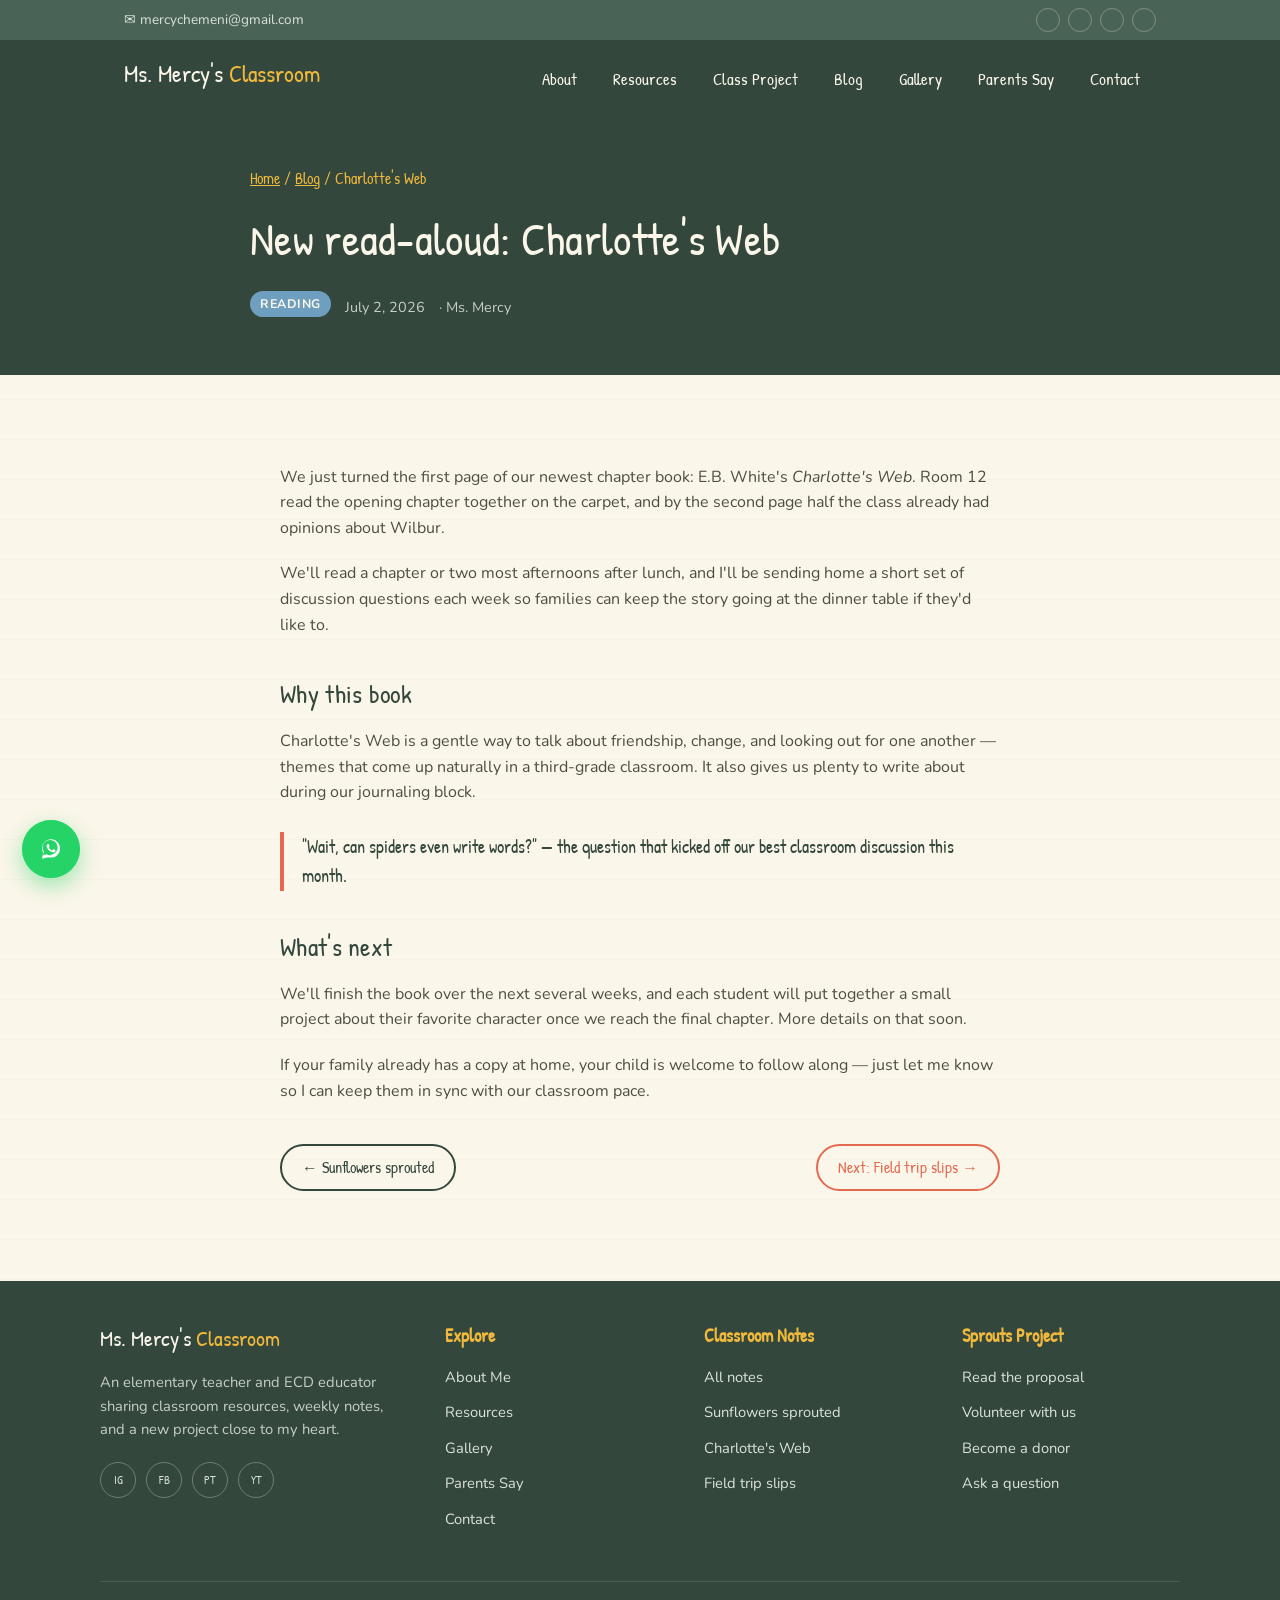
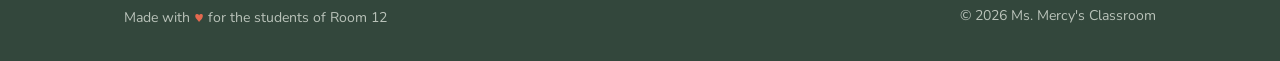
<file: blog-charlottes-web.html>
<!DOCTYPE html>
<html lang="en">
<head>
  <meta charset="UTF-8">
  <meta name="viewport" content="width=device-width, initial-scale=1.0">

  <title>New Read-Aloud: Charlotte's Web | Ms. Mercy's Classroom</title>

  <meta
    name="description"
    content="A classroom note from Room 12 on our new read-aloud, Charlotte's Web."
  >

  <link rel="preconnect" href="https://fonts.googleapis.com">
  <link
    href="https://fonts.googleapis.com/css2?family=Nunito:wght@400;600;700;800&family=Patrick+Hand&display=swap"
    rel="stylesheet"
  >

  <link rel="stylesheet" href="portfolio.css">
</head>

<body>

  <a href="#top" class="skip-link">Skip to content</a>

  <!-- ================= TOP BAR ================= -->

  <div class="top-bar">
    <div class="top-bar-inner">
      <a href="mailto:mercy.classroom@example.com" class="top-bar-email">
        ✉ mercychemeni@gmail.com
      </a>
      <div class="top-bar-socials" aria-label="Social links">
        <a href="#" aria-label="Instagram"><svg class="social-icon" aria-hidden="true"><use href="#icon-instagram" xlink:href="#icon-instagram"></use></svg></a>
        <a href="#" aria-label="Facebook"><svg class="social-icon" aria-hidden="true"><use href="#icon-facebook" xlink:href="#icon-facebook"></use></svg></a>
        <a href="#" aria-label="Pinterest"><svg class="social-icon" aria-hidden="true"><use href="#icon-pinterest" xlink:href="#icon-pinterest"></use></svg></a>
        <a href="#" aria-label="YouTube"><svg class="social-icon" aria-hidden="true"><use href="#icon-youtube" xlink:href="#icon-youtube"></use></svg></a>
      </div>
    </div>
  </div>
  <nav class="navbar" aria-label="Main navigation">
    <div class="nav-inner">
      <a href="index.html#top" class="brand">
        Ms. Mercy's
        <span>Classroom</span>
      </a>
      <button class="nav-toggle" id="nav-toggle" type="button" aria-label="Open navigation menu" aria-expanded="false" aria-controls="nav-tabs">☰</button>
      <ul class="tabs" id="nav-tabs">
        <li><a href="index.html#about">About</a></li>
        <li><a href="index.html#resources">Resources</a></li>
        <li><a href="index.html#project">Class Project</a></li>
        <li><a href="blog.html">Blog</a></li>
        <li><a href="index.html#gallery">Gallery</a></li>
        <li><a href="index.html#testimonials">Parents Say</a></li>
        <li><a href="index.html#contact">Contact</a></li>
      </ul>
    </div>
  </nav>

  <header class="page-hero" id="top">
    <div class="wrap">
      <span class="breadcrumb"><a href="index.html">Home</a> / <a href="blog.html">Blog</a> / Charlotte's Web</span>
      <h1>New read-aloud: Charlotte's Web</h1>
      <div class="post-meta">
        <span class="tag">Reading</span>
        <time datetime="2026-07-02">July 2, 2026</time>
        <span>· Ms. Mercy</span>
      </div>
    </div>
  </header>

  <section class="reveal">
    <div class="wrap post-body">

      <p>
        We just turned the first page of our newest chapter book:
        E.B. White's <em>Charlotte's Web</em>. Room 12 read the opening
        chapter together on the carpet, and by the second page half the
        class already had opinions about Wilbur.
      </p>

      <p>
        We'll read a chapter or two most afternoons after lunch, and
        I'll be sending home a short set of discussion questions each
        week so families can keep the story going at the dinner table
        if they'd like to.
      </p>

      <h2>Why this book</h2>

      <p>
        Charlotte's Web is a gentle way to talk about friendship,
        change, and looking out for one another — themes that come up
        naturally in a third-grade classroom. It also gives us plenty
        to write about during our journaling block.
      </p>

      <blockquote>
        "Wait, can spiders even write words?" — the question that
        kicked off our best classroom discussion this month.
      </blockquote>

      <h2>What's next</h2>

      <p>
        We'll finish the book over the next several weeks, and each
        student will put together a small project about their favorite
        character once we reach the final chapter. More details on
        that soon.
      </p>

      <p>
        If your family already has a copy at home, your child is
        welcome to follow along — just let me know so I can keep them
        in sync with our classroom pace.
      </p>

    </div>

    <nav class="post-nav wrap">
      <a href="blog-sunflowers.html" class="btn btn-ghost-dark btn-sm">← Sunflowers sprouted</a>
      <a href="blog-permission-slips.html" class="btn btn-outline btn-sm">Next: Field trip slips →</a>
    </nav>
  </section>

  <footer class="site-footer">
    <div class="wrap footer-grid">

      <div class="footer-col footer-brand">
        <a href="index.html#top" class="brand footer-brand-link">
          Ms. Mercy's
          <span>Classroom</span>
        </a>
        <p>
          An elementary teacher and ECD educator sharing classroom
          resources, weekly notes, and a new project close to my heart.
        </p>
        <div class="footer-socials" aria-label="Social links">
          <a href="#" aria-label="Instagram">IG</a>
          <a href="#" aria-label="Facebook">FB</a>
          <a href="#" aria-label="Pinterest">PT</a>
          <a href="#" aria-label="YouTube">YT</a>
        </div>
      </div>

      <div class="footer-col">
        <h4>Explore</h4>
        <ul>
          <li><a href="index.html#about">About Me</a></li>
          <li><a href="index.html#resources">Resources</a></li>
          <li><a href="index.html#gallery">Gallery</a></li>
        <li><a href="index.html#testimonials">Parents Say</a></li>
          <li><a href="index.html#contact">Contact</a></li>
        </ul>
      </div>

      <div class="footer-col">
        <h4>Classroom Notes</h4>
        <ul>
          <li><a href="blog.html">All notes</a></li>
          <li><a href="blog-sunflowers.html">Sunflowers sprouted</a></li>
          <li><a href="blog-charlottes-web.html">Charlotte's Web</a></li>
          <li><a href="blog-permission-slips.html">Field trip slips</a></li>
        </ul>
      </div>

      <div class="footer-col">
        <h4>Sprouts Project</h4>
        <ul>
          <li><a href="project.html">Read the proposal</a></li>
          <li><a href="project.html#volunteer">Volunteer with us</a></li>
          <li><a href="project.html#donate">Become a donor</a></li>
          <li><a href="index.html#contact">Ask a question</a></li>
        </ul>
      </div>

    </div>

    <div class="footer-bottom">
      <p>Made with <span class="hand">♥</span> for the students of Room 12</p>
      <p class="footer-copyright">© 2026 Ms. Mercy's Classroom</p>
    </div>
  </footer>


  <!-- ================= FLOATING BUTTONS ================= -->

  <button
    id="back-to-top"
    class="back-to-top"
    type="button"
    aria-label="Back to top"
  >
    ↑
  </button>

  <a
    class="whatsapp-btn"
    href="https://wa.me/254700000000?text=Hi%20Ms.%20Mercy%2C%20I%20found%20your%20site%20and%20wanted%20to%20chat!"
    target="_blank"
    rel="noopener"
    aria-label="Chat on WhatsApp"
  >
    <span class="whatsapp-ripple" aria-hidden="true"></span>
    <svg class="whatsapp-icon" viewBox="0 0 32 32" fill="none" xmlns="http://www.w3.org/2000/svg" aria-hidden="true">
      <path d="M16.02 3C9.4 3 4 8.36 4 14.94c0 2.24.62 4.34 1.7 6.14L4 29l8.13-2.13a12.96 12.96 0 0 0 3.9.6h.01c6.6 0 12-5.36 12-11.94C28 8.36 22.6 3 16.02 3Zm0 21.7h-.01a10.7 10.7 0 0 1-5.46-1.5l-.39-.23-4.83 1.27 1.29-4.7-.25-.4a9.9 9.9 0 0 1-1.52-5.2c0-5.47 4.47-9.92 9.98-9.92 5.5 0 9.98 4.45 9.98 9.92 0 5.47-4.48 9.76-9.79 9.76Zm5.47-7.43c-.3-.15-1.76-.87-2.03-.96-.27-.1-.47-.15-.67.15-.2.3-.77.96-.94 1.15-.17.2-.35.22-.65.07-.3-.15-1.24-.46-2.37-1.47-.88-.78-1.47-1.75-1.64-2.05-.17-.3-.02-.46.13-.6.13-.13.3-.35.45-.52.15-.17.2-.3.3-.5.1-.2.05-.37-.02-.52-.08-.15-.67-1.62-.92-2.22-.24-.58-.49-.5-.67-.5-.17-.01-.37-.01-.57-.01-.2 0-.52.07-.79.37-.27.3-1.04 1.02-1.04 2.48s1.06 2.88 1.21 3.08c.15.2 2.1 3.2 5.08 4.49.71.3 1.26.49 1.69.62.71.23 1.36.2 1.87.12.57-.08 1.76-.72 2-1.42.25-.7.25-1.3.17-1.42-.07-.13-.27-.2-.57-.35Z" fill="#fff"/>
    </svg>
  </a>

  <script src="portfolio.js"></script>
</body>
</html>
</file>
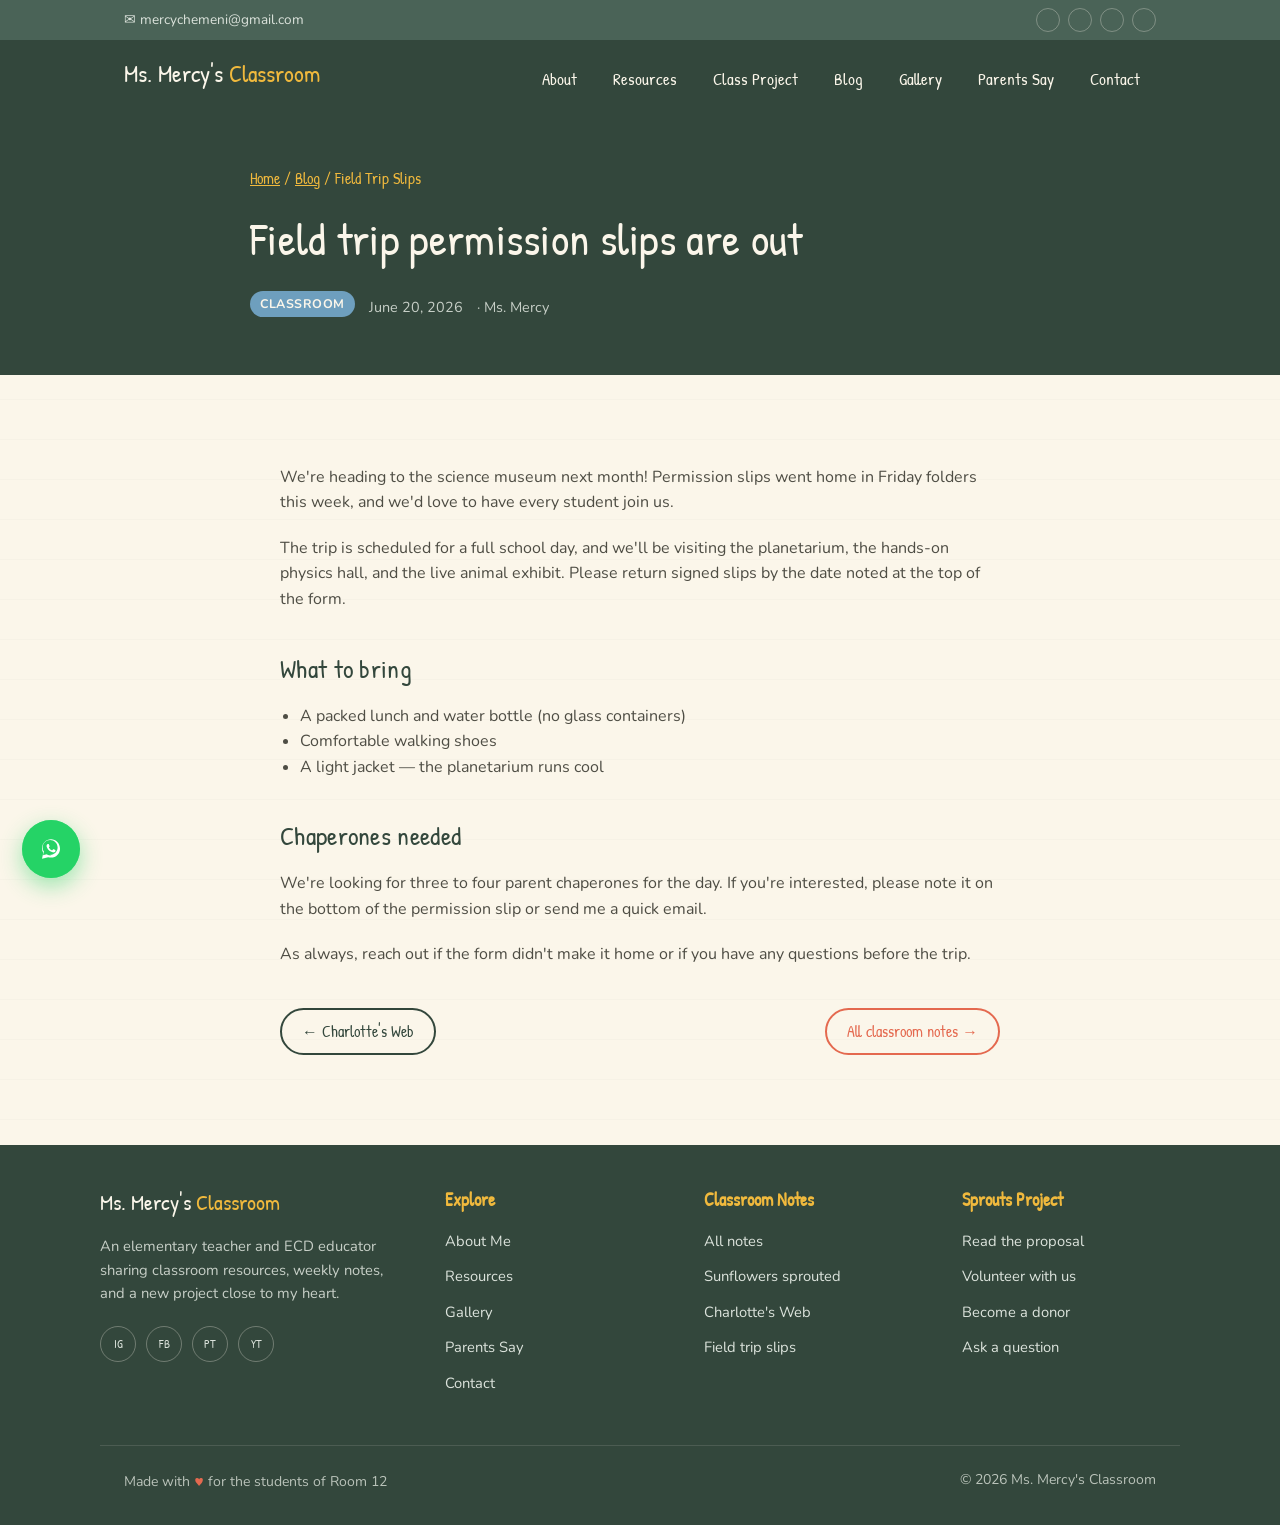
<file: blog-permission-slips.html>
<!DOCTYPE html>
<html lang="en">
<head>
  <meta charset="UTF-8">
  <meta name="viewport" content="width=device-width, initial-scale=1.0">

  <title>Field Trip Permission Slips Are Out | Ms. Mercy's Classroom</title>

  <meta
    name="description"
    content="A classroom note from Room 12 about our upcoming science museum field trip."
  >

  <link rel="preconnect" href="https://fonts.googleapis.com">
  <link
    href="https://fonts.googleapis.com/css2?family=Nunito:wght@400;600;700;800&family=Patrick+Hand&display=swap"
    rel="stylesheet"
  >

  <link rel="stylesheet" href="portfolio.css">
</head>

<body>

  <a href="#top" class="skip-link">Skip to content</a>

  <!-- ================= TOP BAR ================= -->

 <div class="top-bar">
    <div class="top-bar-inner">
      <a href="mailto:mercy.classroom@example.com" class="top-bar-email">
        ✉ mercychemeni@gmail.com
      </a>
      <div class="top-bar-socials" aria-label="Social links">
        <a href="#" aria-label="Instagram"><svg class="social-icon" aria-hidden="true"><use href="#icon-instagram" xlink:href="#icon-instagram"></use></svg></a>
        <a href="#" aria-label="Facebook"><svg class="social-icon" aria-hidden="true"><use href="#icon-facebook" xlink:href="#icon-facebook"></use></svg></a>
        <a href="#" aria-label="Pinterest"><svg class="social-icon" aria-hidden="true"><use href="#icon-pinterest" xlink:href="#icon-pinterest"></use></svg></a>
        <a href="#" aria-label="YouTube"><svg class="social-icon" aria-hidden="true"><use href="#icon-youtube" xlink:href="#icon-youtube"></use></svg></a>
      </div>
    </div>
  </div>

  <nav class="navbar" aria-label="Main navigation">
    <div class="nav-inner">
      <a href="index.html#top" class="brand">
        Ms. Mercy's
        <span>Classroom</span>
      </a>
      <button class="nav-toggle" id="nav-toggle" type="button" aria-label="Open navigation menu" aria-expanded="false" aria-controls="nav-tabs">☰</button>
      <ul class="tabs" id="nav-tabs">
        <li><a href="index.html#about">About</a></li>
        <li><a href="index.html#resources">Resources</a></li>
        <li><a href="index.html#project">Class Project</a></li>
        <li><a href="blog.html">Blog</a></li>
        <li><a href="index.html#gallery">Gallery</a></li>
        <li><a href="index.html#testimonials">Parents Say</a></li>
        <li><a href="index.html#contact">Contact</a></li>
      </ul>
    </div>
  </nav>

  <header class="page-hero" id="top">
    <div class="wrap">
      <span class="breadcrumb"><a href="index.html">Home</a> / <a href="blog.html">Blog</a> / Field Trip Slips</span>
      <h1>Field trip permission slips are out</h1>
      <div class="post-meta">
        <span class="tag">Classroom</span>
        <time datetime="2026-06-20">June 20, 2026</time>
        <span>· Ms. Mercy</span>
      </div>
    </div>
  </header>

  <section class="reveal">
    <div class="wrap post-body">

      <p>
        We're heading to the science museum next month! Permission
        slips went home in Friday folders this week, and we'd love to
        have every student join us.
      </p>

      <p>
        The trip is scheduled for a full school day, and we'll be
        visiting the planetarium, the hands-on physics hall, and the
        live animal exhibit. Please return signed slips by the date
        noted at the top of the form.
      </p>

      <h2>What to bring</h2>

      <ul style="margin: 0 0 20px 20px; color: var(--ink-soft);">
        <li>A packed lunch and water bottle (no glass containers)</li>
        <li>Comfortable walking shoes</li>
        <li>A light jacket — the planetarium runs cool</li>
      </ul>

      <h2>Chaperones needed</h2>

      <p>
        We're looking for three to four parent chaperones for the day.
        If you're interested, please note it on the bottom of the
        permission slip or send me a quick email.
      </p>

      <p>
        As always, reach out if the form didn't make it home or if
        you have any questions before the trip.
      </p>

    </div>

    <nav class="post-nav wrap">
      <a href="blog-charlottes-web.html" class="btn btn-ghost-dark btn-sm">← Charlotte's Web</a>
      <a href="blog.html" class="btn btn-outline btn-sm">All classroom notes →</a>
    </nav>
  </section>

  <footer class="site-footer">
    <div class="wrap footer-grid">

      <div class="footer-col footer-brand">
        <a href="index.html#top" class="brand footer-brand-link">
          Ms. Mercy's
          <span>Classroom</span>
        </a>
        <p>
          An elementary teacher and ECD educator sharing classroom
          resources, weekly notes, and a new project close to my heart.
        </p>
        <div class="footer-socials" aria-label="Social links">
          <a href="#" aria-label="Instagram">IG</a>
          <a href="#" aria-label="Facebook">FB</a>
          <a href="#" aria-label="Pinterest">PT</a>
          <a href="#" aria-label="YouTube">YT</a>
        </div>
      </div>

      <div class="footer-col">
        <h4>Explore</h4>
        <ul>
          <li><a href="index.html#about">About Me</a></li>
          <li><a href="index.html#resources">Resources</a></li>
          <li><a href="index.html#gallery">Gallery</a></li>
        <li><a href="index.html#testimonials">Parents Say</a></li>
          <li><a href="index.html#contact">Contact</a></li>
        </ul>
      </div>

      <div class="footer-col">
        <h4>Classroom Notes</h4>
        <ul>
          <li><a href="blog.html">All notes</a></li>
          <li><a href="blog-sunflowers.html">Sunflowers sprouted</a></li>
          <li><a href="blog-charlottes-web.html">Charlotte's Web</a></li>
          <li><a href="blog-permission-slips.html">Field trip slips</a></li>
        </ul>
      </div>

      <div class="footer-col">
        <h4>Sprouts Project</h4>
        <ul>
          <li><a href="project.html">Read the proposal</a></li>
          <li><a href="project.html#volunteer">Volunteer with us</a></li>
          <li><a href="project.html#donate">Become a donor</a></li>
          <li><a href="index.html#contact">Ask a question</a></li>
        </ul>
      </div>

    </div>

    <div class="footer-bottom">
      <p>Made with <span class="hand">♥</span> for the students of Room 12</p>
      <p class="footer-copyright">© 2026 Ms. Mercy's Classroom</p>
    </div>
  </footer>


  <!-- ================= FLOATING BUTTONS ================= -->

  <button
    id="back-to-top"
    class="back-to-top"
    type="button"
    aria-label="Back to top"
  >
    ↑
  </button>

  <a
    class="whatsapp-btn"
    href="https://wa.me/254700000000?text=Hi%20Ms.%20Mercy%2C%20I%20found%20your%20site%20and%20wanted%20to%20chat!"
    target="_blank"
    rel="noopener"
    aria-label="Chat on WhatsApp"
  >
    <span class="whatsapp-ripple" aria-hidden="true"></span>
    <svg class="whatsapp-icon" viewBox="0 0 32 32" fill="none" xmlns="http://www.w3.org/2000/svg" aria-hidden="true">
      <path d="M16.02 3C9.4 3 4 8.36 4 14.94c0 2.24.62 4.34 1.7 6.14L4 29l8.13-2.13a12.96 12.96 0 0 0 3.9.6h.01c6.6 0 12-5.36 12-11.94C28 8.36 22.6 3 16.02 3Zm0 21.7h-.01a10.7 10.7 0 0 1-5.46-1.5l-.39-.23-4.83 1.27 1.29-4.7-.25-.4a9.9 9.9 0 0 1-1.52-5.2c0-5.47 4.47-9.92 9.98-9.92 5.5 0 9.98 4.45 9.98 9.92 0 5.47-4.48 9.76-9.79 9.76Zm5.47-7.43c-.3-.15-1.76-.87-2.03-.96-.27-.1-.47-.15-.67.15-.2.3-.77.96-.94 1.15-.17.2-.35.22-.65.07-.3-.15-1.24-.46-2.37-1.47-.88-.78-1.47-1.75-1.64-2.05-.17-.3-.02-.46.13-.6.13-.13.3-.35.45-.52.15-.17.2-.3.3-.5.1-.2.05-.37-.02-.52-.08-.15-.67-1.62-.92-2.22-.24-.58-.49-.5-.67-.5-.17-.01-.37-.01-.57-.01-.2 0-.52.07-.79.37-.27.3-1.04 1.02-1.04 2.48s1.06 2.88 1.21 3.08c.15.2 2.1 3.2 5.08 4.49.71.3 1.26.49 1.69.62.71.23 1.36.2 1.87.12.57-.08 1.76-.72 2-1.42.25-.7.25-1.3.17-1.42-.07-.13-.27-.2-.57-.35Z" fill="#fff"/>
    </svg>
  </a>

  <script src="portfolio.js"></script>
</body>
</html>
</file>
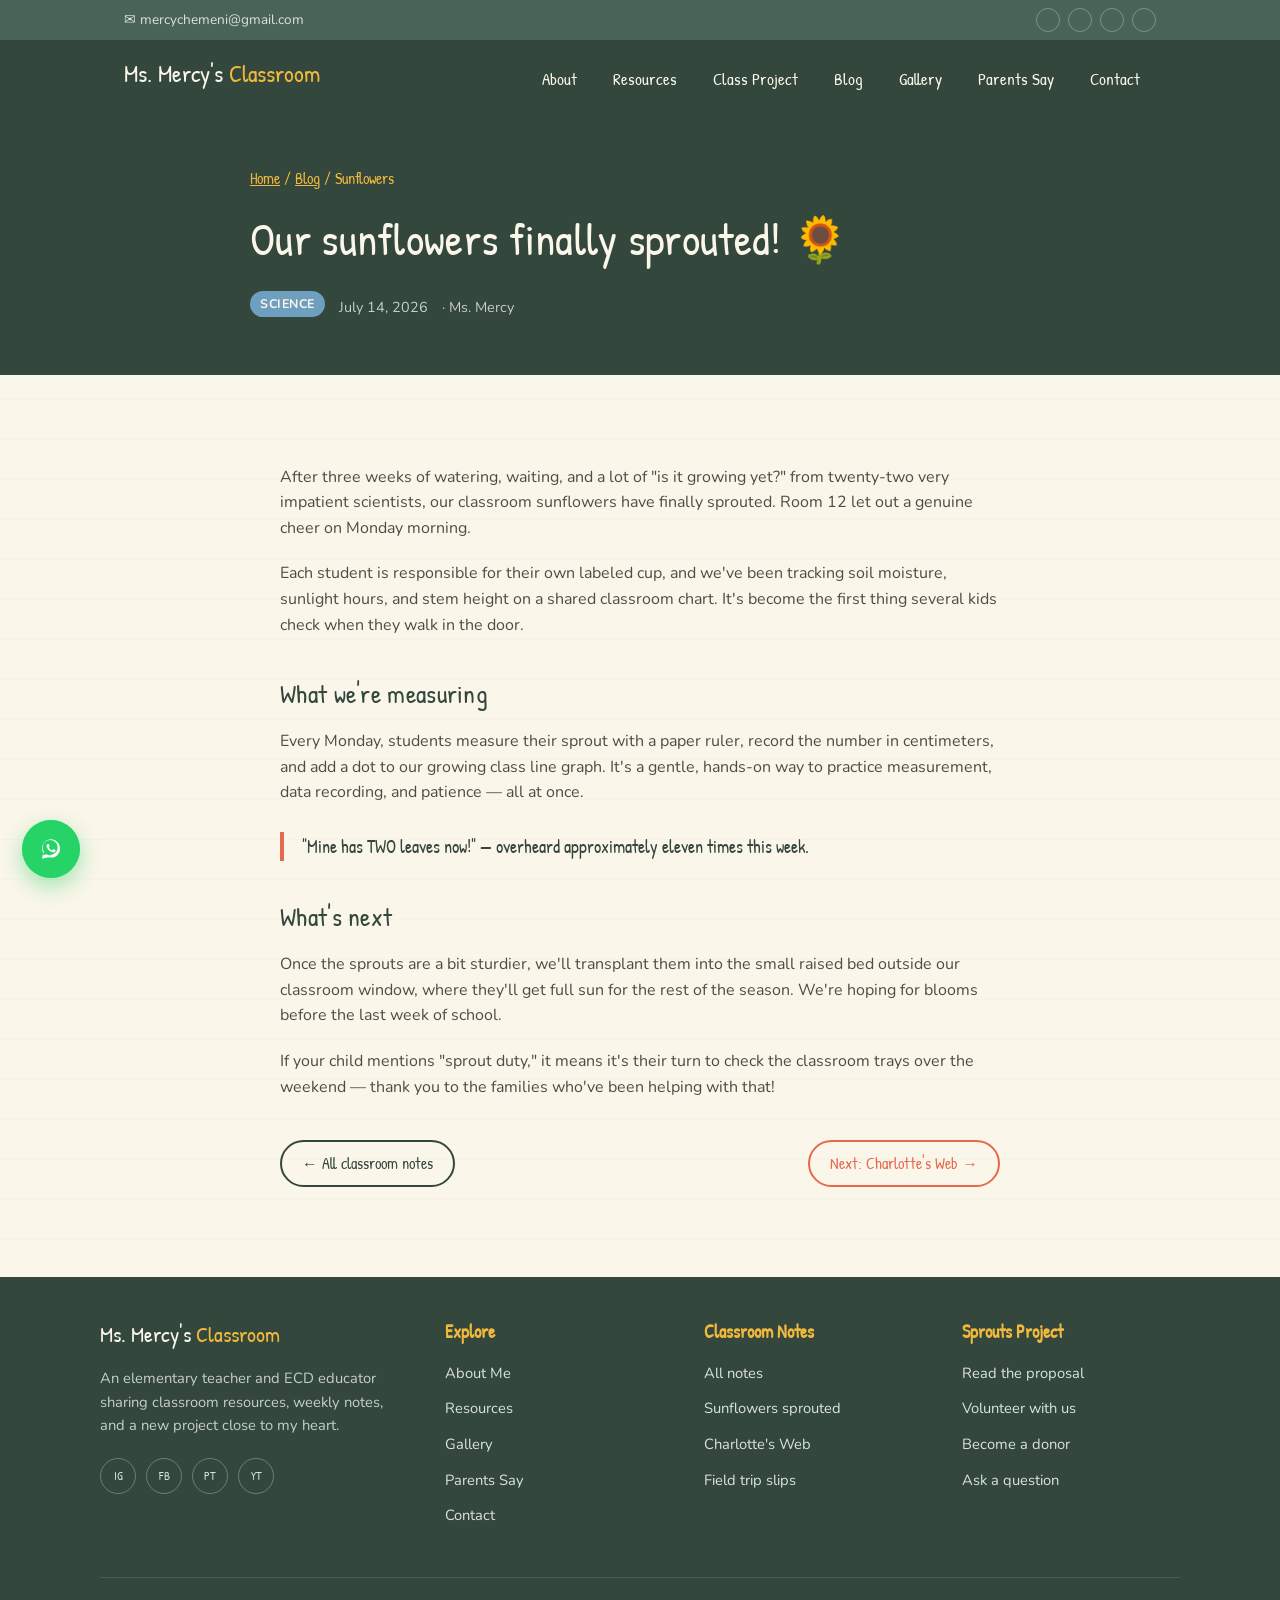
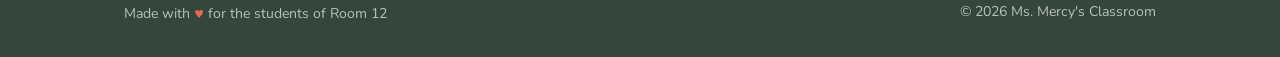
<file: blog-sunflowers.html>
<!DOCTYPE html>
<html lang="en">
<head>
  <meta charset="UTF-8">
  <meta name="viewport" content="width=device-width, initial-scale=1.0">

  <title>Our Sunflowers Finally Sprouted! | Ms. Mercy's Classroom</title>

  <meta
    name="description"
    content="A classroom note from Room 12 on our sunflower growth project."
  >

  <link rel="preconnect" href="https://fonts.googleapis.com">
  <link
    href="https://fonts.googleapis.com/css2?family=Nunito:wght@400;600;700;800&family=Patrick+Hand&display=swap"
    rel="stylesheet"
  >

  <link rel="stylesheet" href="portfolio.css">
</head>

<body>

  <a href="#top" class="skip-link">Skip to content</a>

  <!-- ================= TOP BAR ================= -->

 <div class="top-bar">
    <div class="top-bar-inner">
      <a href="mailto:mercy.classroom@example.com" class="top-bar-email">
        ✉ mercychemeni@gmail.com
      </a>
      <div class="top-bar-socials" aria-label="Social links">
        <a href="#" aria-label="Instagram"><svg class="social-icon" aria-hidden="true"><use href="#icon-instagram" xlink:href="#icon-instagram"></use></svg></a>
        <a href="#" aria-label="Facebook"><svg class="social-icon" aria-hidden="true"><use href="#icon-facebook" xlink:href="#icon-facebook"></use></svg></a>
        <a href="#" aria-label="Pinterest"><svg class="social-icon" aria-hidden="true"><use href="#icon-pinterest" xlink:href="#icon-pinterest"></use></svg></a>
        <a href="#" aria-label="YouTube"><svg class="social-icon" aria-hidden="true"><use href="#icon-youtube" xlink:href="#icon-youtube"></use></svg></a>
      </div>
    </div>
  </div>

  <nav class="navbar" aria-label="Main navigation">
    <div class="nav-inner">
      <a href="index.html#top" class="brand">
        Ms. Mercy's
        <span>Classroom</span>
      </a>
      <button class="nav-toggle" id="nav-toggle" type="button" aria-label="Open navigation menu" aria-expanded="false" aria-controls="nav-tabs">☰</button>
      <ul class="tabs" id="nav-tabs">
        <li><a href="index.html#about">About</a></li>
        <li><a href="index.html#resources">Resources</a></li>
        <li><a href="index.html#project">Class Project</a></li>
        <li><a href="blog.html">Blog</a></li>
        <li><a href="index.html#gallery">Gallery</a></li>
        <li><a href="index.html#testimonials">Parents Say</a></li>
        <li><a href="index.html#contact">Contact</a></li>
      </ul>
    </div>
  </nav>

  <header class="page-hero" id="top">
    <div class="wrap">
      <span class="breadcrumb"><a href="index.html">Home</a> / <a href="blog.html">Blog</a> / Sunflowers</span>
      <h1>Our sunflowers finally sprouted! 🌻</h1>
      <div class="post-meta">
        <span class="tag">Science</span>
        <time datetime="2026-07-14">July 14, 2026</time>
        <span>· Ms. Mercy</span>
      </div>
    </div>
  </header>

  <section class="reveal">
    <div class="wrap post-body">

      <p>
        After three weeks of watering, waiting, and a lot of "is it
        growing yet?" from twenty-two very impatient scientists, our
        classroom sunflowers have finally sprouted. Room 12 let out a
        genuine cheer on Monday morning.
      </p>

      <p>
        Each student is responsible for their own labeled cup, and
        we've been tracking soil moisture, sunlight hours, and stem
        height on a shared classroom chart. It's become the first
        thing several kids check when they walk in the door.
      </p>

      <h2>What we're measuring</h2>

      <p>
        Every Monday, students measure their sprout with a paper ruler,
        record the number in centimeters, and add a dot to our growing
        class line graph. It's a gentle, hands-on way to practice
        measurement, data recording, and patience — all at once.
      </p>

      <blockquote>
        "Mine has TWO leaves now!" — overheard approximately eleven
        times this week.
      </blockquote>

      <h2>What's next</h2>

      <p>
        Once the sprouts are a bit sturdier, we'll transplant them into
        the small raised bed outside our classroom window, where
        they'll get full sun for the rest of the season. We're hoping
        for blooms before the last week of school.
      </p>

      <p>
        If your child mentions "sprout duty," it means it's their turn
        to check the classroom trays over the weekend — thank you to
        the families who've been helping with that!
      </p>

    </div>

    <nav class="post-nav wrap">
      <a href="blog.html" class="btn btn-ghost-dark btn-sm">← All classroom notes</a>
      <a href="blog-charlottes-web.html" class="btn btn-outline btn-sm">Next: Charlotte's Web →</a>
    </nav>
  </section>

  <footer class="site-footer">
    <div class="wrap footer-grid">

      <div class="footer-col footer-brand">
        <a href="index.html#top" class="brand footer-brand-link">
          Ms. Mercy's
          <span>Classroom</span>
        </a>
        <p>
          An elementary teacher and ECD educator sharing classroom
          resources, weekly notes, and a new project close to my heart.
        </p>
        <div class="footer-socials" aria-label="Social links">
          <a href="#" aria-label="Instagram">IG</a>
          <a href="#" aria-label="Facebook">FB</a>
          <a href="#" aria-label="Pinterest">PT</a>
          <a href="#" aria-label="YouTube">YT</a>
        </div>
      </div>

      <div class="footer-col">
        <h4>Explore</h4>
        <ul>
          <li><a href="index.html#about">About Me</a></li>
          <li><a href="index.html#resources">Resources</a></li>
          <li><a href="index.html#gallery">Gallery</a></li>
        <li><a href="index.html#testimonials">Parents Say</a></li>
          <li><a href="index.html#contact">Contact</a></li>
        </ul>
      </div>

      <div class="footer-col">
        <h4>Classroom Notes</h4>
        <ul>
          <li><a href="blog.html">All notes</a></li>
          <li><a href="blog-sunflowers.html">Sunflowers sprouted</a></li>
          <li><a href="blog-charlottes-web.html">Charlotte's Web</a></li>
          <li><a href="blog-permission-slips.html">Field trip slips</a></li>
        </ul>
      </div>

      <div class="footer-col">
        <h4>Sprouts Project</h4>
        <ul>
          <li><a href="project.html">Read the proposal</a></li>
          <li><a href="project.html#volunteer">Volunteer with us</a></li>
          <li><a href="project.html#donate">Become a donor</a></li>
          <li><a href="index.html#contact">Ask a question</a></li>
        </ul>
      </div>

    </div>

    <div class="footer-bottom">
      <p>Made with <span class="hand">♥</span> for the students of Room 12</p>
      <p class="footer-copyright">© 2026 Ms. Mercy's Classroom</p>
    </div>
  </footer>


  <!-- ================= FLOATING BUTTONS ================= -->

  <button
    id="back-to-top"
    class="back-to-top"
    type="button"
    aria-label="Back to top"
  >
    ↑
  </button>

  <a
    class="whatsapp-btn"
    href="https://wa.me/254700000000?text=Hi%20Ms.%20Mercy%2C%20I%20found%20your%20site%20and%20wanted%20to%20chat!"
    target="_blank"
    rel="noopener"
    aria-label="Chat on WhatsApp"
  >
    <span class="whatsapp-ripple" aria-hidden="true"></span>
    <svg class="whatsapp-icon" viewBox="0 0 32 32" fill="none" xmlns="http://www.w3.org/2000/svg" aria-hidden="true">
      <path d="M16.02 3C9.4 3 4 8.36 4 14.94c0 2.24.62 4.34 1.7 6.14L4 29l8.13-2.13a12.96 12.96 0 0 0 3.9.6h.01c6.6 0 12-5.36 12-11.94C28 8.36 22.6 3 16.02 3Zm0 21.7h-.01a10.7 10.7 0 0 1-5.46-1.5l-.39-.23-4.83 1.27 1.29-4.7-.25-.4a9.9 9.9 0 0 1-1.52-5.2c0-5.47 4.47-9.92 9.98-9.92 5.5 0 9.98 4.45 9.98 9.92 0 5.47-4.48 9.76-9.79 9.76Zm5.47-7.43c-.3-.15-1.76-.87-2.03-.96-.27-.1-.47-.15-.67.15-.2.3-.77.96-.94 1.15-.17.2-.35.22-.65.07-.3-.15-1.24-.46-2.37-1.47-.88-.78-1.47-1.75-1.64-2.05-.17-.3-.02-.46.13-.6.13-.13.3-.35.45-.52.15-.17.2-.3.3-.5.1-.2.05-.37-.02-.52-.08-.15-.67-1.62-.92-2.22-.24-.58-.49-.5-.67-.5-.17-.01-.37-.01-.57-.01-.2 0-.52.07-.79.37-.27.3-1.04 1.02-1.04 2.48s1.06 2.88 1.21 3.08c.15.2 2.1 3.2 5.08 4.49.71.3 1.26.49 1.69.62.71.23 1.36.2 1.87.12.57-.08 1.76-.72 2-1.42.25-.7.25-1.3.17-1.42-.07-.13-.27-.2-.57-.35Z" fill="#fff"/>
    </svg>
  </a>

  <script src="portfolio.js"></script>
</body>
</html>
</file>
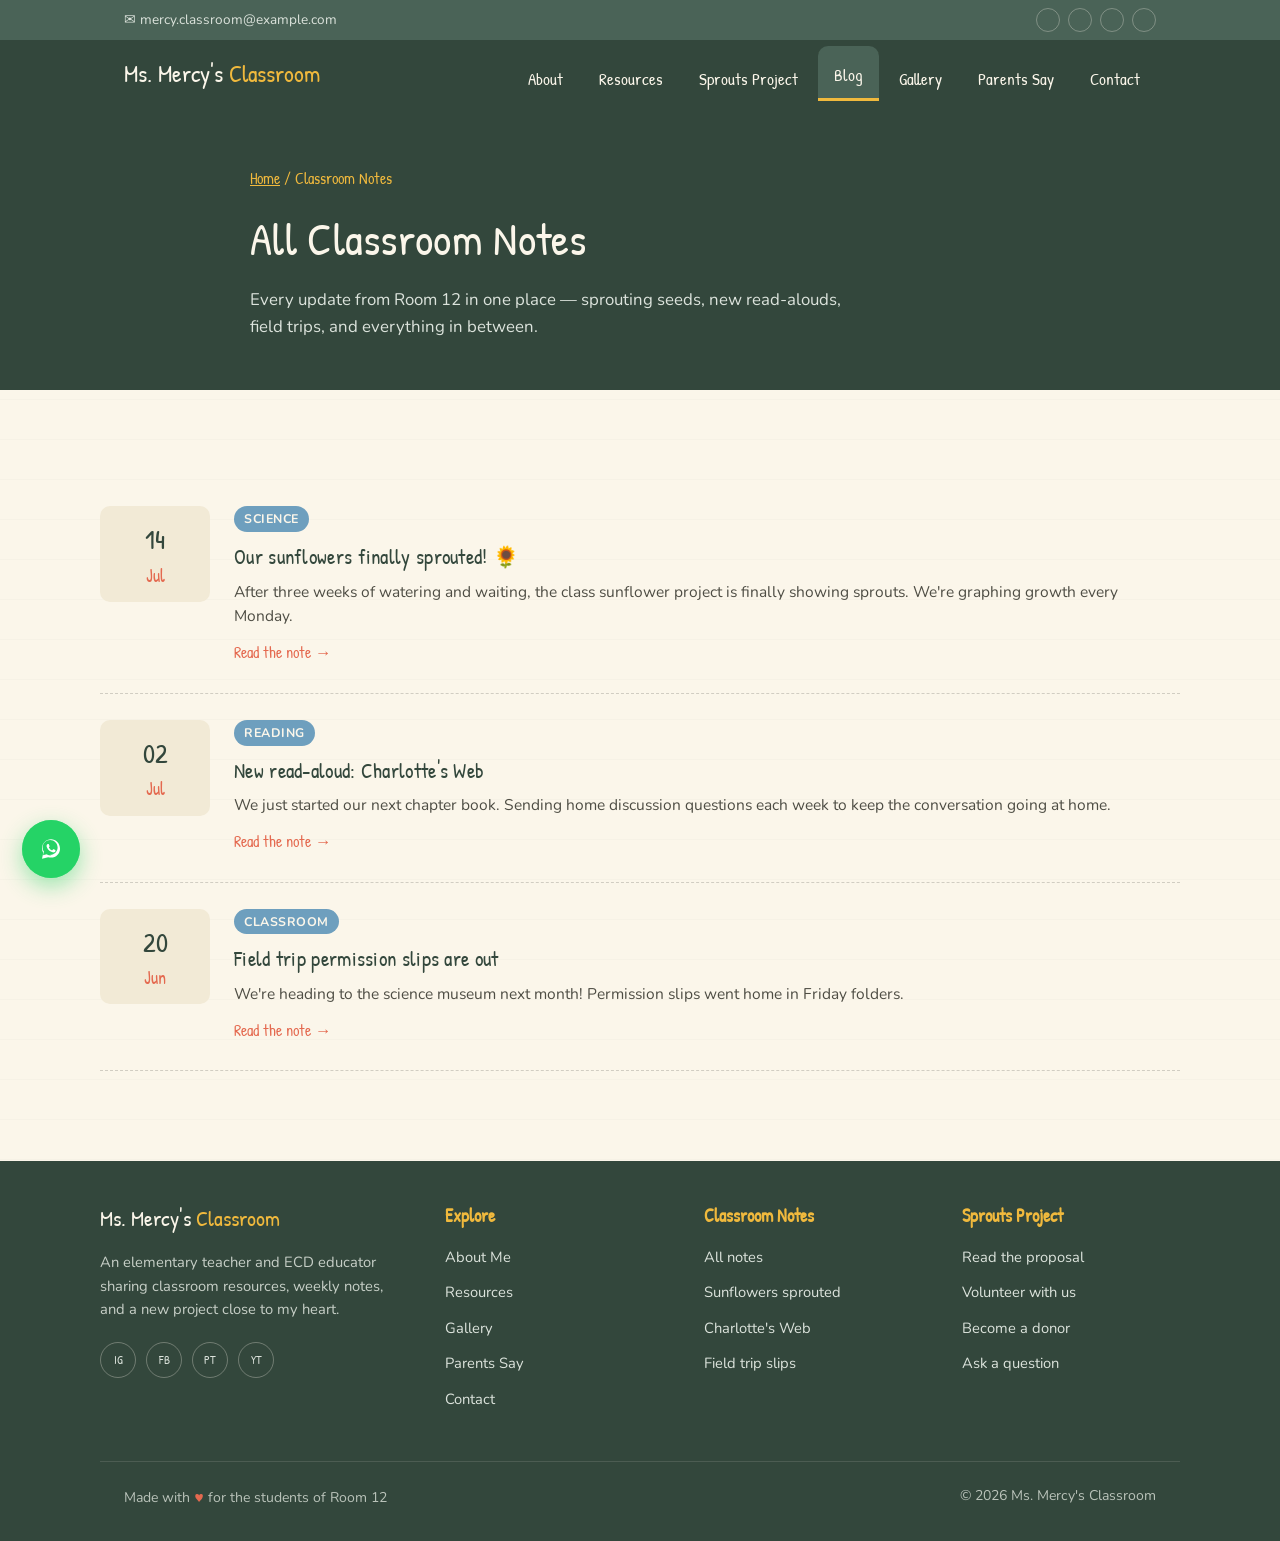
<file: blog.html>
<!DOCTYPE html>
<html lang="en">
<head>
  <meta charset="UTF-8">
  <meta name="viewport" content="width=device-width, initial-scale=1.0">

  <title>Classroom Notes | Ms. Mercy's Classroom</title>

  <meta
    name="description"
    content="Weekly classroom notes from Ms. Mercy — projects, milestones, and reminders for families."
  >

  <link rel="preconnect" href="https://fonts.googleapis.com">
  <link
    href="https://fonts.googleapis.com/css2?family=Nunito:wght@400;600;700;800&family=Patrick+Hand&display=swap"
    rel="stylesheet"
  >

  <link rel="stylesheet" href="portfolio.css">
</head>

<body>

  <a href="#top" class="skip-link">Skip to content</a>

  <!-- ================= TOP BAR ================= -->

  <div class="top-bar">
    <div class="top-bar-inner">
      <a href="mailto:mercy.classroom@example.com" class="top-bar-email">
        ✉ mercy.classroom@example.com
      </a>
      <div class="top-bar-socials" aria-label="Social links">
        <a href="#" aria-label="Instagram"><svg class="social-icon" aria-hidden="true"><use href="#icon-instagram" xlink:href="#icon-instagram"></use></svg></a>
        <a href="#" aria-label="Facebook"><svg class="social-icon" aria-hidden="true"><use href="#icon-facebook" xlink:href="#icon-facebook"></use></svg></a>
        <a href="#" aria-label="Pinterest"><svg class="social-icon" aria-hidden="true"><use href="#icon-pinterest" xlink:href="#icon-pinterest"></use></svg></a>
        <a href="#" aria-label="YouTube"><svg class="social-icon" aria-hidden="true"><use href="#icon-youtube" xlink:href="#icon-youtube"></use></svg></a>
      </div>
    </div>
  </div>

  <nav class="navbar" aria-label="Main navigation">
    <div class="nav-inner">

      <a href="index.html#top" class="brand">
        Ms. Mercy's
        <span>Classroom</span>
      </a>

      <button
        class="nav-toggle"
        id="nav-toggle"
        type="button"
        aria-label="Open navigation menu"
        aria-expanded="false"
        aria-controls="nav-tabs"
      >
        ☰
      </button>

      <ul class="tabs" id="nav-tabs">
        <li><a href="index.html#about">About</a></li>
        <li><a href="index.html#resources">Resources</a></li>
        <li><a href="index.html#project">Sprouts Project</a></li>
        <li><a href="blog.html">Blog</a></li>
        <li><a href="index.html#gallery">Gallery</a></li>
        <li><a href="index.html#testimonials">Parents Say</a></li>
        <li><a href="index.html#contact">Contact</a></li>
      </ul>

    </div>
  </nav>

  <header class="page-hero" id="top">
    <div class="wrap">
      <span class="breadcrumb"><a href="index.html">Home</a> / Classroom Notes</span>
      <h1>All Classroom Notes</h1>
      <p>
        Every update from Room 12 in one place — sprouting seeds,
        new read-alouds, field trips, and everything in between.
      </p>
    </div>
  </header>

  <section class="reveal">
    <div class="wrap">

      <div class="blog-list blog-index-list">

        <article class="blog-item">
          <time class="blog-date" datetime="2026-07-14">
            <span class="day">14</span>
            Jul
          </time>
          <div>
            <span class="tag">Science</span>
            <h3><a href="blog-sunflowers.html">Our sunflowers finally sprouted! 🌻</a></h3>
            <p>
              After three weeks of watering and waiting, the class
              sunflower project is finally showing sprouts. We're
              graphing growth every Monday.
            </p>
            <a class="read-more" href="blog-sunflowers.html">Read the note →</a>
          </div>
        </article>

        <article class="blog-item">
          <time class="blog-date" datetime="2026-07-02">
            <span class="day">02</span>
            Jul
          </time>
          <div>
            <span class="tag">Reading</span>
            <h3><a href="blog-charlottes-web.html">New read-aloud: Charlotte's Web</a></h3>
            <p>
              We just started our next chapter book. Sending home
              discussion questions each week to keep the conversation
              going at home.
            </p>
            <a class="read-more" href="blog-charlottes-web.html">Read the note →</a>
          </div>
        </article>

        <article class="blog-item">
          <time class="blog-date" datetime="2026-06-20">
            <span class="day">20</span>
            Jun
          </time>
          <div>
            <span class="tag">Classroom</span>
            <h3><a href="blog-permission-slips.html">Field trip permission slips are out</a></h3>
            <p>
              We're heading to the science museum next month!
              Permission slips went home in Friday folders.
            </p>
            <a class="read-more" href="blog-permission-slips.html">Read the note →</a>
          </div>
        </article>

      </div>

    </div>
  </section>

  <footer class="site-footer">
    <div class="wrap footer-grid">

      <div class="footer-col footer-brand">
        <a href="index.html#top" class="brand footer-brand-link">
          Ms. Mercy's
          <span>Classroom</span>
        </a>
        <p>
          An elementary teacher and ECD educator sharing classroom
          resources, weekly notes, and a new project close to my heart.
        </p>
        <div class="footer-socials" aria-label="Social links">
          <a href="#" aria-label="Instagram">IG</a>
          <a href="#" aria-label="Facebook">FB</a>
          <a href="#" aria-label="Pinterest">PT</a>
          <a href="#" aria-label="YouTube">YT</a>
        </div>
      </div>

      <div class="footer-col">
        <h4>Explore</h4>
        <ul>
          <li><a href="index.html#about">About Me</a></li>
          <li><a href="index.html#resources">Resources</a></li>
          <li><a href="index.html#gallery">Gallery</a></li>
        <li><a href="index.html#testimonials">Parents Say</a></li>
          <li><a href="index.html#contact">Contact</a></li>
        </ul>
      </div>

      <div class="footer-col">
        <h4>Classroom Notes</h4>
        <ul>
          <li><a href="blog.html">All notes</a></li>
          <li><a href="blog-sunflowers.html">Sunflowers sprouted</a></li>
          <li><a href="blog-charlottes-web.html">Charlotte's Web</a></li>
          <li><a href="blog-permission-slips.html">Field trip slips</a></li>
        </ul>
      </div>

      <div class="footer-col">
        <h4>Sprouts Project</h4>
        <ul>
          <li><a href="project.html">Read the proposal</a></li>
          <li><a href="project.html#volunteer">Volunteer with us</a></li>
          <li><a href="project.html#donate">Become a donor</a></li>
          <li><a href="index.html#contact">Ask a question</a></li>
        </ul>
      </div>

    </div>

    <div class="footer-bottom">
      <p>Made with <span class="hand">♥</span> for the students of Room 12</p>
      <p class="footer-copyright">© 2026 Ms. Mercy's Classroom</p>
    </div>
  </footer>


  <!-- ================= FLOATING BUTTONS ================= -->

  <button
    id="back-to-top"
    class="back-to-top"
    type="button"
    aria-label="Back to top"
  >
    ↑
  </button>

  <a
    class="whatsapp-btn"
    href="https://wa.me/254700000000?text=Hi%20Ms.%20Mercy%2C%20I%20found%20your%20site%20and%20wanted%20to%20chat!"
    target="_blank"
    rel="noopener"
    aria-label="Chat on WhatsApp"
  >
    <span class="whatsapp-ripple" aria-hidden="true"></span>
    <svg class="whatsapp-icon" viewBox="0 0 32 32" fill="none" xmlns="http://www.w3.org/2000/svg" aria-hidden="true">
      <path d="M16.02 3C9.4 3 4 8.36 4 14.94c0 2.24.62 4.34 1.7 6.14L4 29l8.13-2.13a12.96 12.96 0 0 0 3.9.6h.01c6.6 0 12-5.36 12-11.94C28 8.36 22.6 3 16.02 3Zm0 21.7h-.01a10.7 10.7 0 0 1-5.46-1.5l-.39-.23-4.83 1.27 1.29-4.7-.25-.4a9.9 9.9 0 0 1-1.52-5.2c0-5.47 4.47-9.92 9.98-9.92 5.5 0 9.98 4.45 9.98 9.92 0 5.47-4.48 9.76-9.79 9.76Zm5.47-7.43c-.3-.15-1.76-.87-2.03-.96-.27-.1-.47-.15-.67.15-.2.3-.77.96-.94 1.15-.17.2-.35.22-.65.07-.3-.15-1.24-.46-2.37-1.47-.88-.78-1.47-1.75-1.64-2.05-.17-.3-.02-.46.13-.6.13-.13.3-.35.45-.52.15-.17.2-.3.3-.5.1-.2.05-.37-.02-.52-.08-.15-.67-1.62-.92-2.22-.24-.58-.49-.5-.67-.5-.17-.01-.37-.01-.57-.01-.2 0-.52.07-.79.37-.27.3-1.04 1.02-1.04 2.48s1.06 2.88 1.21 3.08c.15.2 2.1 3.2 5.08 4.49.71.3 1.26.49 1.69.62.71.23 1.36.2 1.87.12.57-.08 1.76-.72 2-1.42.25-.7.25-1.3.17-1.42-.07-.13-.27-.2-.57-.35Z" fill="#fff"/>
    </svg>
  </a>

  <script src="portfolio.js"></script>
</body>
</html>
</file>
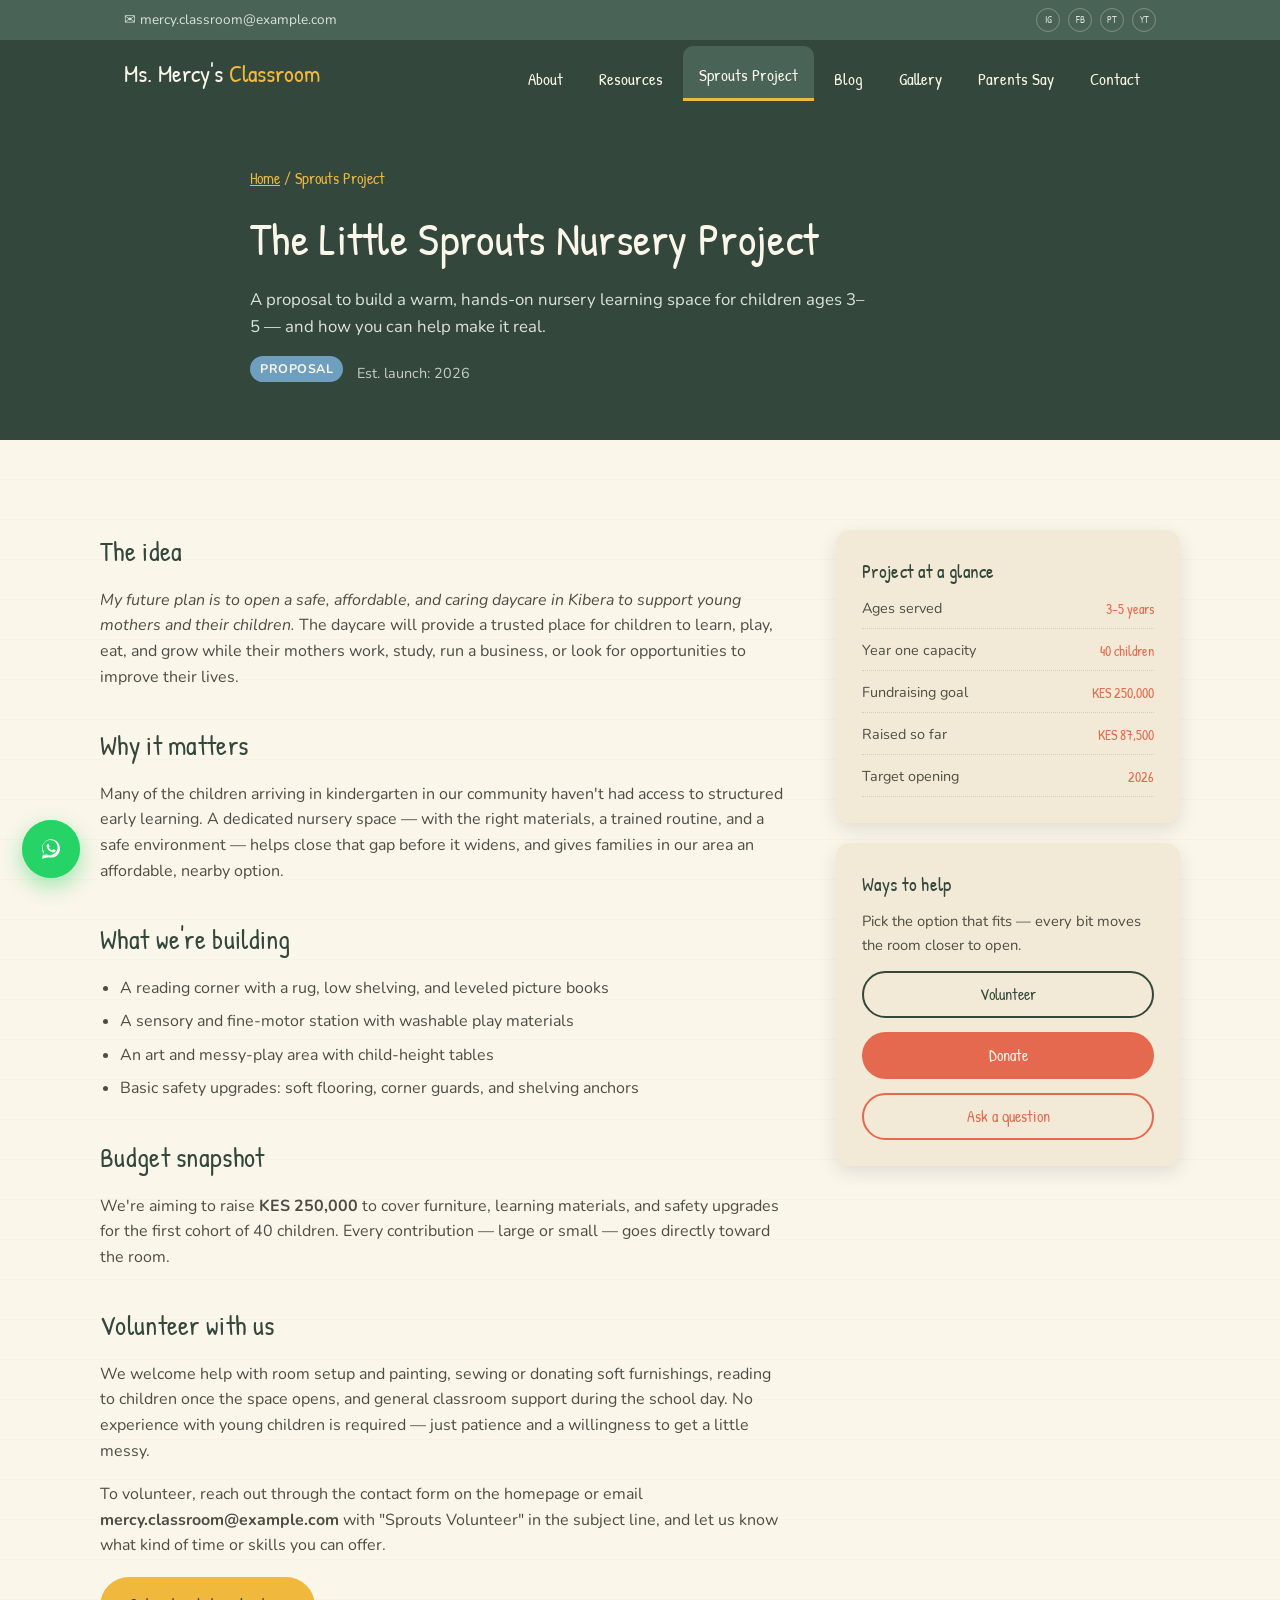
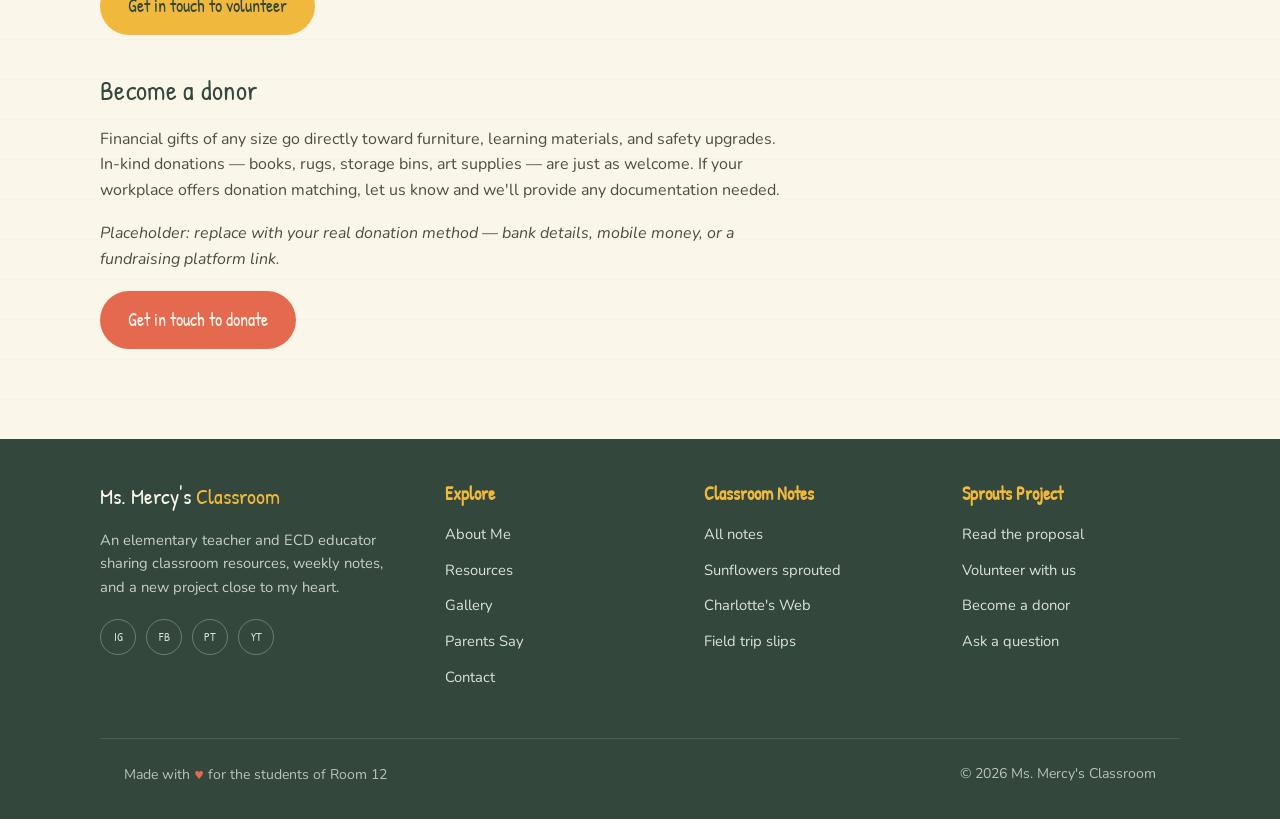
<file: project.html>
<!DOCTYPE html>
<html lang="en">
<head>
  <meta charset="UTF-8">
  <meta name="viewport" content="width=device-width, initial-scale=1.0">

  <title>The Little Sprouts Nursery Project | Ms. Mercy's Classroom</title>

  <meta
    name="description"
    content="A nursery-level learning space proposal by Ms. Mercy — how to volunteer, donate, or learn more about the Little Sprouts project."
  >

  <link rel="preconnect" href="https://fonts.googleapis.com">
  <link
    href="https://fonts.googleapis.com/css2?family=Nunito:wght@400;600;700;800&family=Patrick+Hand&display=swap"
    rel="stylesheet"
  >

  <link rel="stylesheet" href="portfolio.css">
</head>

<body>

  <a href="#top" class="skip-link">Skip to content</a>

  <!-- ================= TOP BAR ================= -->

  <div class="top-bar">
    <div class="top-bar-inner">
      <a href="mailto:mercy.classroom@example.com" class="top-bar-email">
        ✉ mercy.classroom@example.com
      </a>
      <div class="top-bar-socials" aria-label="Social links">
        <a href="#" aria-label="Instagram">IG</a>
        <a href="#" aria-label="Facebook">FB</a>
        <a href="#" aria-label="Pinterest">PT</a>
        <a href="#" aria-label="YouTube">YT</a>
      </div>
    </div>
  </div>

  <nav class="navbar" aria-label="Main navigation">
    <div class="nav-inner">
      <a href="index.html#top" class="brand">
        Ms. Mercy's
        <span>Classroom</span>
      </a>
      <button class="nav-toggle" id="nav-toggle" type="button" aria-label="Open navigation menu" aria-expanded="false" aria-controls="nav-tabs">☰</button>
      <ul class="tabs" id="nav-tabs">
        <li><a href="index.html#about">About</a></li>
        <li><a href="index.html#resources">Resources</a></li>
        <li><a href="project.html">Sprouts Project</a></li>
        <li><a href="blog.html">Blog</a></li>
        <li><a href="index.html#gallery">Gallery</a></li>
        <li><a href="index.html#testimonials">Parents Say</a></li>
        <li><a href="index.html#contact">Contact</a></li>
      </ul>
    </div>
  </nav>

  <header class="page-hero" id="top">
    <div class="wrap">
      <span class="breadcrumb"><a href="index.html">Home</a> / Sprouts Project</span>
      <h1>The Little Sprouts Nursery Project</h1>
      <p>
        A proposal to build a warm, hands-on nursery learning space for
        children ages 3–5 — and how you can help make it real.
      </p>
      <div class="post-meta">
        <span class="tag">Proposal</span>
        <span>Est. launch: 2026</span>
      </div>
    </div>
  </header>

  <section class="reveal">
    <div class="wrap proposal-grid">

      <div class="proposal-main">

        <h2>The idea</h2>
        <p>
         <em>    My future plan is to open a safe, affordable, and caring daycare
        in Kibera to support young mothers and their children.</em> The daycare
        will provide a trusted place for children to learn, play, eat, and
        grow while their mothers work, study, run a business, or look for
        opportunities to improve their lives.
        </p>

        <h2>Why it matters</h2>
        <p>
          Many of the children arriving in kindergarten in our
          community haven't had access to structured early learning.
          A dedicated nursery space — with the right materials, a
          trained routine, and a safe environment — helps close that
          gap before it widens, and gives families in our area an
          affordable, nearby option.
        </p>

        <h2>What we're building</h2>
        <ul>
          <li>A reading corner with a rug, low shelving, and leveled picture books</li>
          <li>A sensory and fine-motor station with washable play materials</li>
          <li>An art and messy-play area with child-height tables</li>
          <li>Basic safety upgrades: soft flooring, corner guards, and shelving anchors</li>
        </ul>

        <h2>Budget snapshot</h2>
        <p>
          We're aiming to raise <strong>KES 250,000</strong> to cover
          furniture, learning materials, and safety upgrades for the
          first cohort of 40 children. Every contribution — large or
          small — goes directly toward the room.
        </p>

        <h2 id="volunteer" class="anchor-target">Volunteer with us</h2>
        <p>
          We welcome help with room setup and painting, sewing or
          donating soft furnishings, reading to children once the space
          opens, and general classroom support during the school day.
          No experience with young children is required — just
          patience and a willingness to get a little messy.
        </p>
        <p>
          To volunteer, reach out through the contact form on the
          homepage or email <strong>mercy.classroom@example.com</strong>
          with "Sprouts Volunteer" in the subject line, and let us know
          what kind of time or skills you can offer.
        </p>
        <a href="index.html#contact" class="btn btn-primary">Get in touch to volunteer</a>

        <h2 id="donate" class="anchor-target">Become a donor</h2>
        <p>
          Financial gifts of any size go directly toward furniture,
          learning materials, and safety upgrades. In-kind donations —
          books, rugs, storage bins, art supplies — are just as
          welcome. If your workplace offers donation matching, let us
          know and we'll provide any documentation needed.
        </p>
        <p>
          <em>Placeholder: replace with your real donation
          method — bank details, mobile money, or a fundraising
          platform link.</em>
        </p>
        <a href="index.html#contact" class="btn btn-coral">Get in touch to donate</a>

      </div>

      <aside class="proposal-sidebar">

        <div class="side-card">
          <h3>Project at a glance</h3>
          <ul class="needs-list">
            <li><span>Ages served</span><span>3–5 years</span></li>
            <li><span>Year one capacity</span><span>40 children</span></li>
            <li><span>Fundraising goal</span><span>KES 250,000</span></li>
            <li><span>Raised so far</span><span>KES 87,500</span></li>
            <li><span>Target opening</span><span>2026</span></li>
          </ul>
        </div>

        <div class="side-card">
          <h3>Ways to help</h3>
          <p>Pick the option that fits — every bit moves the room closer to open.</p>
          <div class="btn-row" style="flex-direction: column;">
            <a href="#volunteer" class="btn btn-ghost-dark btn-sm">Volunteer</a>
            <a href="#donate" class="btn btn-coral btn-sm">Donate</a>
            <a href="index.html#contact" class="btn btn-outline btn-sm">Ask a question</a>
          </div>
        </div>

      </aside>

    </div>
  </section>

  <footer class="site-footer">
    <div class="wrap footer-grid">

      <div class="footer-col footer-brand">
        <a href="index.html#top" class="brand footer-brand-link">
          Ms. Mercy's
          <span>Classroom</span>
        </a>
        <p>
          An elementary teacher and ECD educator sharing classroom
          resources, weekly notes, and a new project close to my heart.
        </p>
        <div class="footer-socials" aria-label="Social links">
          <a href="#" aria-label="Instagram">IG</a>
          <a href="#" aria-label="Facebook">FB</a>
          <a href="#" aria-label="Pinterest">PT</a>
          <a href="#" aria-label="YouTube">YT</a>
        </div>
      </div>

      <div class="footer-col">
        <h4>Explore</h4>
        <ul>
          <li><a href="index.html#about">About Me</a></li>
          <li><a href="index.html#resources">Resources</a></li>
          <li><a href="index.html#gallery">Gallery</a></li>
        <li><a href="index.html#testimonials">Parents Say</a></li>
          <li><a href="index.html#contact">Contact</a></li>
        </ul>
      </div>

      <div class="footer-col">
        <h4>Classroom Notes</h4>
        <ul>
          <li><a href="blog.html">All notes</a></li>
          <li><a href="blog-sunflowers.html">Sunflowers sprouted</a></li>
          <li><a href="blog-charlottes-web.html">Charlotte's Web</a></li>
          <li><a href="blog-permission-slips.html">Field trip slips</a></li>
        </ul>
      </div>

      <div class="footer-col">
        <h4>Sprouts Project</h4>
        <ul>
          <li><a href="project.html">Read the proposal</a></li>
          <li><a href="project.html#volunteer">Volunteer with us</a></li>
          <li><a href="project.html#donate">Become a donor</a></li>
          <li><a href="index.html#contact">Ask a question</a></li>
        </ul>
      </div>

    </div>

    <div class="footer-bottom">
      <p>Made with <span class="hand">♥</span> for the students of Room 12</p>
      <p class="footer-copyright">© 2026 Ms. Mercy's Classroom</p>
    </div>
  </footer>


  <!-- ================= FLOATING BUTTONS ================= -->

  <button
    id="back-to-top"
    class="back-to-top"
    type="button"
    aria-label="Back to top"
  >
    ↑
  </button>

  <a
    class="whatsapp-btn"
    href="https://wa.me/254700000000?text=Hi%20Ms.%20Mercy%2C%20I%20found%20your%20site%20and%20wanted%20to%20chat!"
    target="_blank"
    rel="noopener"
    aria-label="Chat on WhatsApp"
  >
    <span class="whatsapp-ripple" aria-hidden="true"></span>
    <svg class="whatsapp-icon" viewBox="0 0 32 32" fill="none" xmlns="http://www.w3.org/2000/svg" aria-hidden="true">
      <path d="M16.02 3C9.4 3 4 8.36 4 14.94c0 2.24.62 4.34 1.7 6.14L4 29l8.13-2.13a12.96 12.96 0 0 0 3.9.6h.01c6.6 0 12-5.36 12-11.94C28 8.36 22.6 3 16.02 3Zm0 21.7h-.01a10.7 10.7 0 0 1-5.46-1.5l-.39-.23-4.83 1.27 1.29-4.7-.25-.4a9.9 9.9 0 0 1-1.52-5.2c0-5.47 4.47-9.92 9.98-9.92 5.5 0 9.98 4.45 9.98 9.92 0 5.47-4.48 9.76-9.79 9.76Zm5.47-7.43c-.3-.15-1.76-.87-2.03-.96-.27-.1-.47-.15-.67.15-.2.3-.77.96-.94 1.15-.17.2-.35.22-.65.07-.3-.15-1.24-.46-2.37-1.47-.88-.78-1.47-1.75-1.64-2.05-.17-.3-.02-.46.13-.6.13-.13.3-.35.45-.52.15-.17.2-.3.3-.5.1-.2.05-.37-.02-.52-.08-.15-.67-1.62-.92-2.22-.24-.58-.49-.5-.67-.5-.17-.01-.37-.01-.57-.01-.2 0-.52.07-.79.37-.27.3-1.04 1.02-1.04 2.48s1.06 2.88 1.21 3.08c.15.2 2.1 3.2 5.08 4.49.71.3 1.26.49 1.69.62.71.23 1.36.2 1.87.12.57-.08 1.76-.72 2-1.42.25-.7.25-1.3.17-1.42-.07-.13-.27-.2-.57-.35Z" fill="#fff"/>
    </svg>
  </a>

  <script src="portfolio.js"></script>
</body>
</html>
</file>
<file: portfolio.css>
/* =========================================================
   MS. MERCY'S CLASSROOM — MAIN STYLESHEET
   Cleaned + consolidated version
   ========================================================= */

/* =========================================================
   VARIABLES
   ========================================================= */

:root {
  --paper: #fbf6ea;
  --paper-dark: #f2ead6;
  --chalkboard: #33473c;
  --chalkboard-light: #4a6357;
  --pencil: #f0b93d;
  --coral: #e4694f;
  --sky: #6e9fbe;
  --moss: #7c9473;
  --ink: #2b2b26;
  --ink-soft: #4e4d44;

  --accent: #7b2ff7;
  --accent-2: #b620e0;

  --radius: 14px;
  --shadow: 0 6px 18px rgba(43, 43, 38, 0.12);
}

/* =========================================================
   RESET & BASE
   ========================================================= */

*,
*::before,
*::after {
  box-sizing: border-box;
  margin: 0;
  padding: 0;
}

html {
  scroll-behavior: smooth;
  overflow-x: hidden;
}

body {
  min-height: 100vh;
  font-family: "Nunito", sans-serif;
  background-color: var(--paper);
  background-image:
    linear-gradient(
      var(--paper) 39px,
      rgba(43, 43, 38, 0.045) 40px
    );
  background-size: 100% 40px;
  color: var(--ink);
  line-height: 1.6;
}

h1,
h2,
h3,
.hand {
  font-family: "Patrick Hand", cursive;
  font-weight: 400;
  letter-spacing: 0.3px;
}

a {
  color: inherit;
  text-decoration: none;
}

img {
  display: block;
  max-width: 100%;
}

button,
input,
textarea {
  font: inherit;
}

button {
  -webkit-tap-highlight-color: transparent;
}

section {
  padding: 90px 24px;
}

.wrap {
  width: min(1080px, 100%);
  margin: 0 auto;
}

:focus-visible {
  outline: 3px solid var(--sky);
  outline-offset: 3px;
}

/* =========================================================
   ACCESSIBILITY
   ========================================================= */

.skip-link {
  position: absolute;
  left: -9999px;
  top: 0;
  z-index: 200;
  padding: 12px 20px;
  background: var(--pencil);
  color: var(--chalkboard);
  border-radius: 0 0 10px 0;
  font-family: "Patrick Hand", cursive;
  font-size: 1.1rem;
}

.skip-link:focus {
  left: 0;
}

/* =========================================================
   SCROLL REVEAL
   ========================================================= */

.reveal {
  opacity: 0;
  transform: translateY(18px);
  transition:
    opacity 0.6s ease,
    transform 0.6s ease;
}

.reveal.in-view {
  opacity: 1;
  transform: translateY(0);
}

/* =========================================================
   TOP UTILITY BAR
   ========================================================= */

.top-bar {
  background: var(--chalkboard-light);
  color: #dce3dc;
  font-size: 0.85rem;
}

.top-bar-inner {
  width: min(1080px, 100%);
  margin: 0 auto;
  padding: 8px 24px;
  display: flex;
  align-items: center;
  justify-content: space-between;
  gap: 12px;
}

.top-bar-email {
  max-width: 100%;
  overflow: hidden;
  color: #dce3dc;
  white-space: nowrap;
  text-overflow: ellipsis;
  transition: color 0.15s ease;
}

.top-bar-email:hover {
  color: var(--pencil);
}

.top-bar-socials {
  display: flex;
  flex-shrink: 0;
  gap: 8px;
}

.top-bar-socials a {
  width: 24px;
  height: 24px;
  display: flex;
  align-items: center;
  justify-content: center;
  border: 1px solid rgba(251, 246, 234, 0.3);
  border-radius: 50%;
  font-family: "Patrick Hand", cursive;
  font-size: 0.62rem;
  transition:
    background 0.15s ease,
    border-color 0.15s ease;
}

.top-bar-socials a:hover {
  background: var(--pencil);
  border-color: var(--pencil);
  color: var(--chalkboard);
}

/* =========================================================
   NAVIGATION
   ========================================================= */

.navbar {
  position: sticky;
  top: 0;
  z-index: 120;
  background: var(--chalkboard);
  box-shadow: 0 2px 12px rgba(0, 0, 0, 0);
  transition: box-shadow 0.2s ease;
}

.navbar.scrolled {
  box-shadow: 0 4px 16px rgba(0, 0, 0, 0.18);
}

.nav-inner {
  width: min(1080px, 100%);
  margin: 0 auto;
  padding: 0 24px;
  display: flex;
  align-items: center;
  justify-content: space-between;
}

.brand {
  padding: 14px 0;
  color: var(--paper);
  font-family: "Patrick Hand", cursive;
  font-size: 1.5rem;
  white-space: nowrap;
}

.brand span {
  color: var(--pencil);
}

.tabs {
  display: flex;
  align-items: center;
  gap: 4px;
  list-style: none;
}

.tabs a {
  position: relative;
  top: 4px;
  display: block;
  padding: 16px 16px 12px;
  border-radius: 10px 10px 0 0;
  color: var(--paper);
  font-family: "Patrick Hand", cursive;
  font-size: 1.05rem;
  transition:
    background 0.2s ease,
    top 0.2s ease;
}

.tabs a:hover,
.tabs a:focus-visible,
.tabs a.active {
  top: 0;
  background: var(--chalkboard-light);
}

.tabs a.active {
  box-shadow: inset 0 -3px 0 var(--pencil);
}

.nav-toggle {
  display: none;
  padding: 8px;
  border: none;
  background: transparent;
  color: var(--paper);
  font-size: 1.8rem;
  cursor: pointer;
}

/* =========================================================
   HERO
   ========================================================= */

.hero {
  position: relative;
  overflow: hidden;
  padding: 80px 24px 60px;
  background: var(--chalkboard);
  color: var(--paper);
}

.hero-grid {
  display: grid;
  grid-template-columns: 1.1fr 0.9fr;
  align-items: center;
  gap: 48px;
}

.hero-eyebrow {
  color: var(--pencil);
  font-family: "Patrick Hand", cursive;
  font-size: 1.2rem;
}

.hero h1 {
  margin: 10px 0 20px;
  color: var(--paper);
  font-size: clamp(2.6rem, 6vw, 3.4rem);
  line-height: 1.08;
}

.hero h1 em {
  color: var(--pencil);
  font-style: normal;
}

.hero p {
  max-width: 560px;
  margin-bottom: 28px;
  color: #dce3dc;
  font-size: 1.1rem;
}

/* =========================================================
   BUTTONS
   ========================================================= */

.btn-row {
  display: flex;
  flex-wrap: wrap;
  gap: 14px;
}

.btn {
  display: inline-block;
  padding: 13px 26px;
  border: 2px solid transparent;
  border-radius: 999px;
  font-family: "Patrick Hand", cursive;
  font-size: 1.1rem;
  cursor: pointer;
  transition:
    transform 0.15s ease,
    box-shadow 0.15s ease,
    opacity 0.15s ease;
}

.btn-primary {
  background: var(--pencil);
  color: var(--chalkboard);
}

.btn-primary:hover {
  transform: translateY(-2px);
  box-shadow: 0 6px 14px rgba(240, 185, 61, 0.4);
}

.btn-primary:disabled {
  opacity: 0.65;
  cursor: wait;
  transform: none;
  box-shadow: none;
}

.btn-ghost {
  border-color: var(--paper);
  color: var(--paper);
}

.btn-ghost:hover {
  background: rgba(251, 246, 234, 0.1);
  transform: translateY(-2px);
}

.btn-ghost-dark {
  border-color: var(--chalkboard);
  color: var(--chalkboard);
}

.btn-ghost-dark:hover {
  background: rgba(51, 71, 60, 0.08);
  transform: translateY(-2px);
}

.btn-coral {
  background: var(--coral);
  color: var(--paper);
}

.btn-coral:hover {
  transform: translateY(-2px);
  box-shadow: 0 6px 14px rgba(228, 105, 79, 0.4);
}

.btn-outline {
  border-color: var(--coral);
  background: transparent;
  color: var(--coral);
}

.btn-outline:hover {
  background: var(--coral);
  color: var(--paper);
  transform: translateY(-2px);
}

.btn-sm {
  padding: 9px 20px;
  font-size: 0.98rem;
}

/* =========================================================
   POLAROID
   ========================================================= */

.polaroid {
  position: relative;
  width: min(300px, 100%);
  margin: 0 auto;
  padding: 14px 14px 60px;
  background: var(--paper);
  border-radius: 4px;
  box-shadow: 0 16px 34px rgba(0, 0, 0, 0.35);
  transform: rotate(-4deg);
}

.polaroid .photo {
  aspect-ratio: 1;
  overflow: hidden;
  border-radius: 2px;
  background:
    radial-gradient(
      circle at 30% 30%,
      #f0b93d 0%,
      transparent 45%
    ),
    radial-gradient(
      circle at 70% 60%,
      #e4694f 0%,
      transparent 50%
    ),
    linear-gradient(
      135deg,
      #6e9fbe,
      #4a6357
    );
}

.polaroid .photo img {
  width: 100%;
  height: 100%;
  object-fit: cover;
}

.polaroid figcaption {
  margin-top: 14px;
  color: var(--ink);
  font-family: "Patrick Hand", cursive;
  font-size: 1.1rem;
  text-align: center;
}

.tape {
  position: absolute;
  top: -14px;
  left: 50%;
  width: 90px;
  height: 28px;
  background: rgba(240, 185, 61, 0.55);
  box-shadow: 0 2px 4px rgba(0, 0, 0, 0.1);
  transform: translateX(-50%) rotate(-2deg);
}

/* =========================================================
   GENERAL SECTION HEADERS
   ========================================================= */

.eyebrow {
  display: inline-block;
  margin-bottom: 6px;
  color: var(--coral);
  font-family: "Patrick Hand", cursive;
  font-size: 1.15rem;
}

.eyebrow-pencil {
  color: var(--pencil);
}

.section-title {
  margin-bottom: 14px;
  color: var(--chalkboard);
  font-size: 2.4rem;
}

.section-lede {
  max-width: 600px;
  margin-bottom: 48px;
  color: var(--ink-soft);
  font-size: 1.05rem;
}

.section-paper-dark {
  background: var(--paper-dark);
}

/* =========================================================
   ABOUT
   ========================================================= */

.about-grid {
  display: grid;
  grid-template-columns: 1fr 1fr;
  align-items: start;
  gap: 56px;
}

.about-card {
  padding: 28px;
  background: var(--paper-dark);
  border-radius: var(--radius);
  box-shadow: var(--shadow);
}

.about-card h3 {
  margin-bottom: 10px;
  color: var(--chalkboard);
  font-size: 1.4rem;
}

.philosophy-text {
  color: var(--ink-soft);
}

.philosophy-text-spaced {
  margin-bottom: 14px;
}

/* =========================================================
   TIMELINE
   ========================================================= */

.timeline {
  display: flex;
  flex-direction: column;
  gap: 26px;
  padding-left: 28px;
  border-left: 3px dashed var(--sky);
  list-style: none;
}

.timeline li {
  position: relative;
}

.timeline li::before {
  content: "";
  position: absolute;
  top: 4px;
  left: -35px;
  width: 14px;
  height: 14px;
  border: 3px solid var(--paper);
  border-radius: 50%;
  background: var(--coral);
}

.timeline .yr {
  display: block;
  color: var(--coral);
  font-family: "Patrick Hand", cursive;
  font-size: 1.1rem;
}

.timeline .desc {
  color: var(--ink-soft);
  font-size: 0.98rem;
}

/* =========================================================
   RESOURCE FOLDERS
   ========================================================= */

.folder-grid {
  display: grid;
  grid-template-columns: repeat(
    auto-fit,
    minmax(230px, 1fr)
  );
  gap: 26px;
}

.folder {
  position: relative;
  padding: 26px 22px 22px;
  background: var(--paper);
  border-top: 3px solid var(--tab-color, var(--coral));
  border-radius: 0 var(--radius) var(--radius) var(--radius);
  box-shadow: var(--shadow);
  transition: transform 0.2s ease;
}

.folder:hover {
  transform: translateY(-6px);
}

.folder-tab {
  position: absolute;
  top: -18px;
  left: 20px;
  padding: 5px 14px;
  background: var(--tab-color, var(--coral));
  border-radius: 8px 8px 0 0;
  color: var(--paper);
  font-family: "Patrick Hand", cursive;
  font-size: 0.95rem;
}

.folder h3 {
  margin: 10px 0 8px;
  color: var(--chalkboard);
  font-size: 1.35rem;
}

.folder p {
  margin-bottom: 14px;
  color: var(--ink-soft);
  font-size: 0.95rem;
}

.folder ul {
  display: flex;
  flex-direction: column;
  gap: 8px;
  list-style: none;
}

.folder ul li a {
  display: flex;
  align-items: center;
  gap: 8px;
  padding: 6px 0;
  border-bottom: 1px dotted rgba(43, 43, 38, 0.15);
  color: var(--chalkboard);
  font-size: 0.92rem;
}

.folder ul li a:hover {
  color: var(--coral);
}

.folder ul li a::before {
  content: "✎";
  color: var(--tab-color, var(--coral));
}

.folder-coral {
  --tab-color: var(--coral);
}

.folder-sky {
  --tab-color: var(--sky);
}

.folder-pencil {
  --tab-color: var(--pencil);
}

.folder-board {
  --tab-color: var(--chalkboard-light);
}

/* =========================================================
   BLOG
   ========================================================= */

.blog-list,
.blog-index-list {
  display: flex;
  flex-direction: column;
}

.blog-item {
  display: grid;
  grid-template-columns: 110px 1fr;
  gap: 24px;
  padding: 26px 0;
  border-bottom: 1px dashed rgba(43, 43, 38, 0.2);
}

.blog-date {
  display: block;
  height: fit-content;
  padding: 12px 6px;
  background: var(--paper-dark);
  border-radius: 10px;
  color: var(--coral);
  font-family: "Patrick Hand", cursive;
  font-size: 1.1rem;
  text-align: center;
}

.blog-date .day {
  display: block;
  color: var(--chalkboard);
  font-size: 1.7rem;
}

.blog-item h3 {
  margin-bottom: 6px;
  color: var(--chalkboard);
  font-size: 1.3rem;
}

.blog-item h3 a:hover {
  color: var(--coral);
}

.blog-item p {
  color: var(--ink-soft);
  font-size: 0.97rem;
}

.read-more {
  display: inline-block;
  margin-top: 10px;
  color: var(--coral);
  font-family: "Patrick Hand", cursive;
  font-size: 1.02rem;
}

.read-more:hover {
  text-decoration: underline;
}

.blog-viewall {
  margin-top: 40px;
  text-align: center;
}

.tag {
  display: inline-block;
  margin-bottom: 8px;
  padding: 3px 10px;
  background: var(--sky);
  border-radius: 999px;
  color: var(--paper);
  font-size: 0.78rem;
  font-weight: 700;
  letter-spacing: 0.5px;
  text-transform: uppercase;
}

/* =========================================================
   GALLERY — HEADER / TOOLBAR
   ========================================================= */

.gallery-header {
  margin: 0 60px;
  font-family:
    "Segoe UI",
    Roboto,
    "Helvetica Neue",
    Arial,
    sans-serif;
}

.gallery-header h2 {
  margin: 5px 0 14px;
  color: var(--ink);
  font-family: inherit;
  font-size: 38px;
  font-weight: 900;
  letter-spacing: -0.5px;
}

.gallery-header h4 {
  margin: 30px 0 5px;
  color: var(--coral);
  font-size: 14px;
  font-weight: 700;
  letter-spacing: 1.5px;
  text-transform: uppercase;
}

.gallery-header .section-desc {
  max-width: 600px;
  margin: 0 0 40px;
  color: #666;
  font-size: 15px;
  line-height: 1.7;
}

.toolbar {
  display: flex;
  align-items: flex-end;
  justify-content: space-between;
  margin-bottom: 30px;
  padding-bottom: 16px;
  border-bottom: 1px solid #eee;
}

.toolbar-left {
  position: relative;
  display: flex;
  align-items: center;
  gap: 8px;
  color: var(--accent);
}

.toolbar-left::after {
  content: "";
  position: absolute;
  right: 0;
  bottom: -16px;
  left: 0;
  height: 2px;
  background: #2e8b57;
}

.globe-icon {
  width: 22px;
  height: 22px;
  flex-shrink: 0;
}

.toolbar-title {
  color: #1a1a1a;
  font-size: 15px;
  font-weight: 700;
  letter-spacing: 0.2px;
}

.toolbar-arrow-btn {
  display: flex;
  align-items: center;
  padding: 2px;
  border: none;
  background: none;
  color: inherit;
  cursor: pointer;
}

.toolbar-arrow {
  width: 16px;
  height: 16px;
  flex-shrink: 0;
  color: #1a1a1a;
  transition: transform 0.25s ease;
}

.toolbar-left.dropdown-open .toolbar-arrow {
  transform: rotate(180deg);
}

.category-dropdown {
  position: absolute;
  top: calc(100% + 14px);
  left: 0;
  z-index: 5;
  min-width: 160px;
  display: flex;
  flex-direction: column;
  gap: 2px;
  padding: 8px;
  background: #fff;
  border-radius: 10px;
  box-shadow: 0 10px 30px rgba(0, 0, 0, 0.12);
  opacity: 0;
  visibility: hidden;
  transform: translateY(-6px);
  transition:
    opacity 0.2s ease,
    transform 0.2s ease,
    visibility 0.2s ease;
}

.category-dropdown.open {
  opacity: 1;
  visibility: visible;
  transform: translateY(0);
}

.category-item {
  padding: 9px 12px;
  border: none;
  border-radius: 6px;
  background: none;
  color: #333;
  font-size: 14px;
  font-weight: 500;
  text-align: left;
  cursor: pointer;
  transition:
    background 0.2s ease,
    color 0.2s ease;
}

.category-item:hover {
  background: #f3eefc;
  color: var(--accent);
}

.category-item-all {
  margin-top: 4px;
  padding-top: 12px;
  border-top: 1px solid #eee;
  color: var(--accent);
  font-weight: 700;
}

.hamburger-btn {
  width: 40px;
  height: 40px;
  display: flex;
  flex-direction: column;
  align-items: center;
  justify-content: center;
  gap: 5px;
  padding: 0;
  border: none;
  background: none;
  cursor: pointer;
}

.hamburger-btn span {
  display: block;
  width: 22px;
  height: 2px;
  border-radius: 2px;
  background: #1a1a1a;
  transition:
    transform 0.25s ease,
    opacity 0.25s ease,
    background 0.25s ease;
}

.hamburger-btn:hover span {
  background: var(--accent);
}

.hamburger-btn:hover span:nth-child(1) {
  transform: translateX(3px);
}

.hamburger-btn:hover span:nth-child(3) {
  transform: translateX(-3px);
}

/* =========================================================
   GALLERY — CARDS
   ========================================================= */

.content {
  width: 100vw;
  margin-left: calc(50% - 50vw);
  padding: 30px 60px;
  display: flex;
  flex-wrap: wrap;
  align-items: stretch;
  justify-content: flex-start;
  gap: 20px;
}

.card {
  min-width: 200px;
  flex: 0 0 calc(25% - 15px);
  display: flex;
  flex-direction: column;
  align-items: flex-start;
  gap: 12px;
  padding: 10px;
  border-radius: 14px;
}

.image_container {
  width: 100%;
  height: 190px;
  display: flex;
  align-items: stretch;
  gap: 8px;
  flex-shrink: 0;
}

.content1 {
  min-width: 0;
  flex: 1;
  display: flex;
  flex-direction: column;
  gap: 7px;
}

.content1,
.content2 {
  overflow: hidden;
  border-radius: 8px;
}

.content1 img,
.content2 img {
  width: 100%;
  height: 100%;
  display: block;
  border-radius: 8px;
  object-fit: cover;
}

.content1 img {
  min-height: 0;
  flex: 1;
}

.content2 {
  position: relative;
  min-width: 0;
  flex: 1;
  display: flex;
}

.content2 img {
  flex: 1;
}

.description {
  width: 100%;
  flex: 1;
  display: flex;
  flex-direction: column;
  justify-content: flex-start;
  gap: 4px;
}

.card-title {
  color: #1a1a1a;
  font-size: 16px;
  font-weight: 700;
}

.photo-count {
  margin: 0 0 10px;
  color: #777;
  font-size: 13px;
}

.photo-count .count-num {
  color: #444;
  font-weight: 700;
}

.view-btn {
  width: fit-content;
  height: 38px;
  margin-top: auto;
  padding: 0 20px;
  display: inline-flex;
  align-items: center;
  gap: 6px;
  border: none;
  border-radius: 999px;
  outline: none;
  background: linear-gradient(
    135deg,
    var(--accent),
    var(--accent-2)
  );
  color: #fff;
  font-size: 13px;
  font-weight: 600;
  letter-spacing: 0.2px;
  cursor: pointer;
  box-shadow: 0 4px 14px rgba(123, 47, 247, 0.35);
  transition:
    transform 0.25s ease,
    box-shadow 0.25s ease,
    background 0.4s ease;
}

.view-btn::after {
  content: "→";
  transition: transform 0.25s ease;
}

.view-btn:hover {
  background: linear-gradient(
    135deg,
    var(--accent-2),
    var(--accent)
  );
  transform: translateY(-2px);
  box-shadow: 0 8px 20px rgba(123, 47, 247, 0.45);
}

.view-btn:hover::after {
  transform: translateX(3px);
}

.view-btn:active {
  transform: translateY(0);
  box-shadow: 0 3px 10px rgba(123, 47, 247, 0.35);
}

/* =========================================================
   GALLERY — MORE TOGGLE
   ========================================================= */

.hidden-rows {
  width: 100%;
  display: none;
  flex: 0 0 100%;
  flex-wrap: wrap;
  gap: 20px;
}

.hidden-rows.open {
  display: flex;
}

.more-wrapper {
  padding: 10px 0 0;
  text-align: center;
}

.more-btn {
  display: inline-block;
  padding: 8px 28px;
  border: none;
  border-radius: 999px;
  background: linear-gradient(
    135deg,
    var(--accent),
    var(--accent-2)
  );
  color: #fff;
  font-size: 14px;
  font-weight: 600;
  letter-spacing: 0.3px;
  line-height: 1.4;
  cursor: pointer;
  box-shadow: 0 3px 12px rgba(123, 47, 247, 0.35);
  transition:
    transform 0.25s ease,
    box-shadow 0.25s ease,
    background 0.3s ease;
}

.more-btn:hover {
  background: linear-gradient(
    135deg,
    var(--accent-2),
    var(--accent)
  );
  transform: translateY(-2px);
  box-shadow: 0 6px 18px rgba(123, 47, 247, 0.45);
}

.more-btn:active {
  transform: translateY(0);
  box-shadow: 0 2px 8px rgba(123, 47, 247, 0.3);
}

/* =========================================================
   GALLERY — FILTERED GRID
   ========================================================= */

.filtered-grid {
  width: 100vw;
  margin-left: calc(50% - 50vw);
  margin-bottom: 10px;
  padding: 30px 60px;
  display: none;
  flex-direction: column;
  background: #f8f6f1;
}

.filtered-grid.active {
  display: flex;
}

.filtered-grid-header {
  width: 100%;
  margin-bottom: 20px;
  display: flex;
  align-items: center;
  justify-content: space-between;
}

.filtered-grid-header h3 {
  color: #1a1a1a;
  font-size: 22px;
  font-weight: 700;
}

.filtered-grid-close {
  padding: 0 8px;
  border: none;
  background: none;
  color: #888;
  font-size: 28px;
  line-height: 1;
  cursor: pointer;
  transition:
    color 0.2s ease,
    transform 0.25s ease;
}

.filtered-grid-close:hover {
  color: var(--accent);
  transform: rotate(90deg);
}

.filtered-grid-images {
  width: 100%;
  display: grid;
  grid-template-columns: repeat(4, 1fr);
  align-items: center;
  justify-items: center;
  gap: 30px 20px;
}

.filtered-grid-images img {
  width: 100%;
  max-width: 160px;
  aspect-ratio: 1;
  border-radius: 12px;
  object-fit: cover;
  opacity: 0;
  transform: translateY(10px);
  box-shadow: 0 4px 14px rgba(0, 0, 0, 0.06);
  animation: photoIn 0.45s ease forwards;
  transition:
    transform 0.3s ease,
    box-shadow 0.3s ease;
}

.filtered-grid-images img:nth-child(1) {
  animation-delay: 0.03s;
}

.filtered-grid-images img:nth-child(2) {
  animation-delay: 0.07s;
}

.filtered-grid-images img:nth-child(3) {
  animation-delay: 0.11s;
}

.filtered-grid-images img:nth-child(4) {
  animation-delay: 0.15s;
}

.filtered-grid-images img:nth-child(n + 5) {
  animation-delay: 0.18s;
}

.filtered-grid-images img:hover {
  transform: translateY(-4px) scale(1.02);
  box-shadow: 0 10px 24px rgba(0, 0, 0, 0.14);
}

@keyframes photoIn {
  to {
    opacity: 1;
    transform: translateY(0);
  }
}

/* =========================================================
   GALLERY — FULL PAGE OVERLAY
   ========================================================= */

.gallery-overlay {
  position: fixed;
  inset: 0;
  z-index: 999;
  display: flex;
  flex-direction: column;
  overflow-y: auto;
  background: #0e0e12;
  opacity: 0;
  visibility: hidden;
  font-family:
    "Segoe UI",
    Roboto,
    "Helvetica Neue",
    Arial,
    sans-serif;
  transition:
    opacity 0.3s ease,
    visibility 0.3s ease;
}

.gallery-overlay.open {
  opacity: 1;
  visibility: visible;
}

.gallery-overlay-header {
  position: sticky;
  top: 0;
  z-index: 1;
  padding: 24px 60px;
  display: flex;
  align-items: center;
  justify-content: space-between;
  background: rgba(14, 14, 18, 0.9);
  border-bottom: 1px solid rgba(255, 255, 255, 0.08);
  backdrop-filter: blur(8px);
  -webkit-backdrop-filter: blur(8px);
}

.gallery-overlay-header h2 {
  color: #fff;
  font-family: inherit;
  font-size: 22px;
  font-weight: 700;
}

.gallery-close {
  width: 40px;
  height: 40px;
  border: none;
  border-radius: 50%;
  background: rgba(255, 255, 255, 0.08);
  color: #fff;
  font-size: 22px;
  line-height: 1;
  cursor: pointer;
  transition:
    background 0.2s ease,
    transform 0.2s ease;
}

.gallery-close:hover {
  background: rgba(255, 255, 255, 0.18);
  transform: rotate(90deg);
}

.gallery-grid {
  display: grid;
  grid-template-columns: repeat(
    auto-fill,
    minmax(260px, 1fr)
  );
  gap: 20px;
  padding: 30px 60px 60px;
}

.gallery-grid img {
  width: 100%;
  height: 260px;
  border: 2px solid rgba(123, 47, 247, 0.4);
  border-radius: 10px;
  object-fit: cover;
  opacity: 0;
  transform: translateY(12px);
  animation: photoIn 0.5s ease forwards;
  transition: transform 0.25s ease;
}

.gallery-grid img:nth-child(1) {
  animation-delay: 0.05s;
}

.gallery-grid img:nth-child(2) {
  animation-delay: 0.1s;
}

.gallery-grid img:nth-child(3) {
  animation-delay: 0.15s;
}

.gallery-grid img:nth-child(4) {
  animation-delay: 0.2s;
}

.gallery-grid img:nth-child(n + 5) {
  animation-delay: 0.25s;
}

.gallery-grid img:hover {
  transform: scale(1.03);
}

/* =========================================================
   TESTIMONIALS
   ========================================================= */

.testimonial-grid {
  display: grid;
  grid-template-columns: repeat(3, 1fr);
  gap: 26px;
}

.testimonial-card {
  padding: 30px 26px;
  display: flex;
  flex-direction: column;
  gap: 14px;
  background: var(--paper);
  border-radius: var(--radius);
  box-shadow: var(--shadow);
}

.testimonial-top {
  display: flex;
  align-items: center;
  gap: 12px;
}

.testimonial-avatar {
  width: 54px;
  height: 54px;
  flex-shrink: 0;
  display: flex;
  align-items: center;
  justify-content: center;
  border-radius: 50%;
  color: var(--paper);
  font-family: "Patrick Hand", cursive;
  font-size: 1.05rem;
}

.sq-art {
  background: linear-gradient(135deg, #e4694f, #f0b93d);
}

.sq-sky {
  background: linear-gradient(135deg, #6e9fbe, #f0b93d);
}

.sq-pencil {
  background: linear-gradient(135deg, #f0b93d, #e4694f);
}

.testimonial-name {
  color: var(--chalkboard);
  font-family: "Patrick Hand", cursive;
  font-size: 1.05rem;
  line-height: 1.3;
}

.testimonial-name span {
  display: block;
  color: var(--ink-soft);
  font-family: "Nunito", sans-serif;
  font-size: 0.82rem;
  font-weight: 400;
}

.testimonial-quote {
  flex-grow: 1;
  color: var(--ink-soft);
  font-size: 0.96rem;
}

.testimonial-quote::before {
  content: "\201C";
  margin-right: 2px;
  color: var(--coral);
  font-family: "Patrick Hand", cursive;
  font-size: 1.4rem;
}

.testimonial-stars {
  color: var(--pencil);
  font-size: 0.95rem;
  letter-spacing: 2px;
}

/* =========================================================
   SPROUTS PROJECT
   ========================================================= */

.section-project {
  background: var(--paper-dark);
}

.project-card {
  position: relative;
  padding: 52px;
  display: grid;
  grid-template-columns: 1.5fr 0.9fr;
  align-items: center;
  gap: 40px;
  background: var(--paper);
  border: 2px dashed var(--moss);
  border-radius: var(--radius);
  box-shadow: var(--shadow);
}

.project-lede {
  margin-bottom: 30px;
}

.project-lede em {
  display: block;
  margin-top: 10px;
  color: var(--ink-soft);
  font-size: 0.85rem;
  opacity: 0.75;
}

.project-stats {
  display: grid;
  grid-template-columns: repeat(3, 1fr);
  gap: 18px;
  margin-bottom: 30px;
  list-style: none;
}

.project-stats li {
  display: flex;
  flex-direction: column;
  gap: 4px;
}

.project-stats .num {
  color: var(--coral);
  font-family: "Patrick Hand", cursive;
  font-size: 2.1rem;
  line-height: 1;
}

.project-stats .label {
  color: var(--ink-soft);
  font-size: 0.86rem;
}

.progress-track {
  height: 16px;
  overflow: hidden;
  border: 1px solid rgba(51, 71, 60, 0.2);
  border-radius: 999px;
  background:
    repeating-linear-gradient(
      90deg,
      rgba(51, 71, 60, 0.12) 0,
      rgba(51, 71, 60, 0.12) 1px,
      transparent 1px,
      transparent 10%
    ),
    var(--paper-dark);
}

.progress-fill {
  position: relative;
  height: 100%;
  background: var(--moss);
  border-radius: 999px 0 0 999px;
}

.progress-fill::after {
  content: "🌱";
  position: absolute;
  top: 50%;
  right: -4px;
  font-size: 0.9rem;
  transform: translateY(-50%);
}

.progress-caption {
  display: block;
  margin: 8px 0 26px;
  color: var(--ink-soft);
  font-size: 0.9rem;
}

.project-btn-row {
  margin-top: 4px;
}

.project-visual {
  display: flex;
  align-items: center;
  justify-content: center;
}

.seed-badge {
  width: 180px;
  height: 180px;
  display: flex;
  flex-direction: column;
  align-items: center;
  justify-content: center;
  gap: 6px;
  border-radius: 50%;
  background: var(--chalkboard);
  color: var(--paper);
  font-family: "Patrick Hand", cursive;
  font-size: 1.1rem;
  box-shadow: var(--shadow);
  transform: rotate(-4deg);
}

.seed-emoji {
  font-size: 3rem;
}

/* =========================================================
   CONTACT
   ========================================================= */

.contact-wrap {
  display: grid;
  grid-template-columns: 1fr 1fr;
  align-items: start;
  gap: 48px;
  padding: 56px;
  background: var(--chalkboard);
  border-radius: var(--radius);
  color: var(--paper);
}

.contact-info {
  min-width: 0;
}

.contact-wrap h2 {
  margin-bottom: 12px;
  color: var(--paper);
}

.contact-wrap > div > p,
.contact-wrap .contact-info > p {
  margin-bottom: 20px;
  color: #dce3dc;
}

.info-line {
  display: flex;
  align-items: center;
  gap: 12px;
  margin-bottom: 14px;
  color: #dce3dc;
  font-size: 1rem;
  line-height: 1.5;
}

.info-dot {
  width: 8px;
  height: 8px;
  flex-shrink: 0;
  border-radius: 50%;
  background: var(--pencil);
}

#contact-form {
  width: 100%;
  min-width: 0;
}

.field {
  margin-bottom: 17px;
}

.field label {
  display: block;
  margin-bottom: 7px;
  color: var(--paper);
  font-family: "Patrick Hand", cursive;
  font-size: 1.05rem;
}

.field input,
.field textarea {
  display: block;
  width: 100%;
  padding: 12px 14px;
  border: 2px solid transparent;
  border-radius: 9px;
  outline: none;
  background: var(--paper);
  color: var(--ink);
  font-family: "Nunito", sans-serif;
  font-size: 0.95rem;
  line-height: 1.5;
  transition:
    border-color 0.15s ease,
    box-shadow 0.15s ease,
    background 0.15s ease;
}

.field input {
  min-height: 46px;
}

.field textarea {
  min-height: 130px;
  resize: vertical;
}

.field input::placeholder,
.field textarea::placeholder {
  color: #8b8a81;
}

.field input:focus,
.field textarea:focus {
  border-color: var(--pencil);
  box-shadow: 0 0 0 3px rgba(240, 185, 61, 0.2);
}

.contact-wrap .btn-primary {
  min-height: 46px;
  border: none;
  cursor: pointer;
}

.contact-wrap .btn-primary:hover {
  transform: translateY(-1px);
}

.contact-wrap .btn-primary:disabled {
  opacity: 0.65;
  cursor: wait;
  transform: none;
}

.sent-message {
  margin-top: 12px;
  margin-bottom: 0;
  color: var(--pencil) !important;
  font-size: 0.95rem;
  line-height: 1.5;
}

.sent-message[hidden] {
  display: none !important;
}

/* =========================================================
   FOOTER
   ========================================================= */

.site-footer {
  padding-top: 40px;
  background: var(--chalkboard);
  color: #dce3dc;
}

.footer-grid {
  display: grid;
  grid-template-columns: 1.4fr 1fr 1fr 1fr;
  gap: 40px;
  padding-bottom: 48px;
  border-bottom: 1px solid rgba(251, 246, 234, 0.12);
}

.footer-col h4 {
  margin-bottom: 14px;
  color: var(--pencil);
  font-family: "Patrick Hand", cursive;
  font-size: 1.15rem;
}

.footer-col ul {
  display: flex;
  flex-direction: column;
  gap: 10px;
  list-style: none;
}

.footer-col ul li a {
  color: #dce3dc;
  font-size: 0.92rem;
  transition: color 0.15s ease;
}

.footer-col ul li a:hover {
  color: var(--pencil);
}

.footer-brand-link {
  display: inline-block;
  margin-bottom: 14px;
  padding: 0;
  font-size: 1.4rem;
}

.footer-brand p {
  max-width: 320px;
  margin-bottom: 20px;
  color: #c7cfc7;
  font-size: 0.92rem;
}

.footer-socials {
  display: flex;
  gap: 10px;
}

.footer-socials a {
  width: 36px;
  height: 36px;
  display: flex;
  align-items: center;
  justify-content: center;
  border: 1px solid rgba(251, 246, 234, 0.3);
  border-radius: 50%;
  font-family: "Patrick Hand", cursive;
  font-size: 0.78rem;
  transition:
    background 0.15s ease,
    border-color 0.15s ease;
}

.footer-socials a:hover {
  background: var(--pencil);
  border-color: var(--pencil);
  color: var(--chalkboard);
}

.footer-bottom {
  width: min(1080px, 100%);
  margin: 0 auto;
  padding: 22px 24px 32px;
  display: flex;
  align-items: center;
  justify-content: space-between;
  flex-wrap: wrap;
  gap: 8px;
  color: #b9c2b9;
  font-size: 0.88rem;
}

.footer-bottom .hand {
  color: var(--coral);
  font-size: 1rem;
}

/* =========================================================
   FLOATING BUTTONS
   ========================================================= */

.back-to-top {
  position: fixed;
  right: 22px;
  bottom: 22px;
  z-index: 150;
  width: 48px;
  height: 48px;
  display: flex;
  align-items: center;
  justify-content: center;
  border: none;
  border-radius: 50%;
  background: var(--pencil);
  color: var(--chalkboard);
  font-size: 1.3rem;
  line-height: 1;
  cursor: pointer;
  opacity: 0;
  visibility: hidden;
  transform: translateY(12px);
  box-shadow: var(--shadow);
  transition:
    opacity 0.25s ease,
    transform 0.25s ease,
    visibility 0.25s ease;
}

.back-to-top.show {
  opacity: 1;
  visibility: visible;
  transform: translateY(0);
}

.back-to-top:hover {
  transform: translateY(-4px);
}

.whatsapp-btn {
  position: fixed;
  left: 22px;
  bottom: 22px;
  z-index: 150;
  width: 58px;
  height: 58px;
  display: flex;
  align-items: center;
  justify-content: center;
  border-radius: 50%;
  background: #25d366;
  color: #fff;
  box-shadow: 0 8px 22px rgba(37, 211, 102, 0.45);
  transition: transform 0.2s ease;
}

.whatsapp-btn:hover {
  transform: scale(1.06);
}

.whatsapp-ripple {
  position: absolute;
  inset: 0;
  border-radius: 50%;
  background: #25d366;
  opacity: 0.55;
  animation: whatsapp-ripple 1.8s ease-out infinite;
}

.whatsapp-icon {
  position: relative;
  z-index: 1;
  width: 24px;
  height: 24px;
}

@keyframes whatsapp-ripple {
  0% {
    opacity: 0.55;
    transform: scale(1);
  }

  100% {
    opacity: 0;
    transform: scale(1.9);
  }
}

/* =========================================================
   INTERIOR PAGES
   ========================================================= */

.page-hero {
  padding: 60px 24px 50px;
  background: var(--chalkboard);
  color: var(--paper);
}

.page-hero .wrap {
  max-width: 780px;
}

.breadcrumb {
  color: var(--pencil);
  font-family: "Patrick Hand", cursive;
  font-size: 1rem;
}

.breadcrumb a {
  text-decoration: underline;
}

.page-hero h1 {
  margin: 10px 0 12px;
  color: var(--paper);
  font-size: clamp(2.1rem, 5vw, 2.8rem);
}

.page-hero p {
  max-width: 620px;
  color: #dce3dc;
  font-size: 1.05rem;
}

.post-meta {
  display: flex;
  align-items: center;
  flex-wrap: wrap;
  gap: 14px;
  margin-top: 16px;
  color: #c7cfc7;
  font-size: 0.9rem;
}

.post-body {
  max-width: 720px;
  margin: 0 auto;
}

.post-body p {
  margin-bottom: 20px;
  color: var(--ink-soft);
}

.post-body h2 {
  margin: 36px 0 14px;
  color: var(--chalkboard);
  font-size: 1.6rem;
}

.post-body blockquote {
  margin: 26px 0;
  padding-left: 18px;
  border-left: 4px solid var(--coral);
  color: var(--chalkboard);
  font-family: "Patrick Hand", cursive;
  font-size: 1.15rem;
}

.post-nav {
  max-width: 720px;
  margin: 40px auto 0;
  display: flex;
  justify-content: space-between;
  flex-wrap: wrap;
  gap: 12px;
}

.proposal-grid {
  display: grid;
  grid-template-columns: 2fr 1fr;
  align-items: start;
  gap: 48px;
}

.proposal-main h2 {
  margin: 34px 0 14px;
  color: var(--chalkboard);
  font-size: 1.7rem;
}

.proposal-main h2:first-child {
  margin-top: 0;
}

.proposal-main p {
  margin-bottom: 18px;
  color: var(--ink-soft);
}

.proposal-main ul {
  margin: 0 0 18px 20px;
  color: var(--ink-soft);
}

.proposal-main li {
  margin-bottom: 8px;
}

.proposal-sidebar {
  position: sticky;
  top: 90px;
  display: flex;
  flex-direction: column;
  gap: 20px;
}

.side-card {
  padding: 26px;
  background: var(--paper-dark);
  border-radius: var(--radius);
  box-shadow: var(--shadow);
}

.side-card h3 {
  margin-bottom: 10px;
  color: var(--chalkboard);
  font-size: 1.2rem;
}

.side-card p {
  margin-bottom: 14px;
  color: var(--ink-soft);
  font-size: 0.92rem;
}

.side-card .btn {
  width: 100%;
  text-align: center;
}

.needs-list {
  display: flex;
  flex-direction: column;
  gap: 10px;
  list-style: none;
}

.needs-list li {
  display: flex;
  justify-content: space-between;
  padding-bottom: 8px;
  border-bottom: 1px dotted rgba(43, 43, 38, 0.15);
  color: var(--ink-soft);
  font-size: 0.9rem;
}

.needs-list span:last-child {
  color: var(--coral);
  font-family: "Patrick Hand", cursive;
}

.anchor-target {
  scroll-margin-top: 90px;
}

/* =========================================================
   TABLET — 900px
   ========================================================= */

@media (max-width: 900px) {
  .card {
    min-width: 160px;
    flex: 0 0 calc(33.333% - 14px);
  }

  .filtered-grid-images {
    grid-template-columns: repeat(3, 1fr);
    gap: 24px 16px;
  }

  .filtered-grid-images img {
    max-width: 140px;
  }
}

/* =========================================================
   TABLET — 860px
   ========================================================= */

@media (max-width: 860px) {
  .hero-grid {
    grid-template-columns: 1fr;
  }

  .hero-content {
    text-align: center;
  }

  .hero-content p {
    margin-right: auto;
    margin-left: auto;
  }

  .btn-row {
    justify-content: center;
  }

  .polaroid {
    order: -1;
    max-width: 240px;
  }

  .about-grid,
  .contact-wrap,
  .testimonial-grid,
  .proposal-grid {
    grid-template-columns: 1fr;
  }

  .contact-wrap {
    gap: 32px;
    padding: 36px;
  }

  .top-bar-email {
    max-width: 200px;
  }

  .project-card {
    grid-template-columns: 1fr;
    padding: 34px 26px;
    text-align: left;
  }

  .project-visual {
    order: -1;
  }

  .project-stats {
    grid-template-columns: 1fr 1fr;
  }

  .footer-grid {
    grid-template-columns: 1fr 1fr;
  }

  .proposal-sidebar {
    position: static;
  }
}

/* =========================================================
   MOBILE NAV — 760px
   ========================================================= */

@media (max-width: 760px) {
  .nav-inner {
    padding: 0 18px;
  }

  .nav-toggle {
    display: block;
  }

  .tabs {
    position: absolute;
    top: 100%;
    left: 0;
    right: 0;
    display: none;
    padding: 8px 18px 16px;
    flex-direction: column;
    align-items: stretch;
    gap: 2px;
    background: var(--chalkboard-light);
  }

  .tabs.open {
    display: flex;
  }

  .tabs a {
    top: 0;
    padding: 13px 14px;
    border-radius: 8px;
  }

  .tabs a.active {
    box-shadow: inset 4px 0 0 var(--pencil);
  }

  section {
    padding: 70px 18px;
  }

  .hero {
    padding: 65px 18px 50px;
  }

  .section-title {
    font-size: 2rem;
  }

  .section-lede {
    margin-bottom: 38px;
  }
}

/* =========================================================
   GALLERY MOBILE — 700px
   ========================================================= */

@media (max-width: 700px) {
  .gallery-header {
    margin: 0 16px;
  }

  .gallery-header h2 {
    margin: 4px 0 10px;
    font-size: 24px;
  }

  .gallery-header h4 {
    margin: 20px 0 4px;
    font-size: 12px;
  }

  .gallery-header .section-desc {
    max-width: 100%;
    margin-bottom: 24px;
    font-size: 14px;
    line-height: 1.6;
  }

  .toolbar {
    flex-wrap: wrap;
    gap: 10px;
    margin-bottom: 20px;
    padding-bottom: 12px;
  }

  .toolbar-title {
    font-size: 14px;
  }

  .globe-icon {
    width: 18px;
    height: 18px;
  }

  .toolbar-arrow {
    width: 14px;
    height: 14px;
  }

  .toolbar-left::after {
    bottom: -12px;
  }

  .hamburger-btn {
    width: 32px;
    height: 32px;
    gap: 4px;
  }

  .hamburger-btn span {
    width: 18px;
    height: 2px;
  }

  .category-dropdown {
    top: calc(100% + 10px);
    min-width: 140px;
  }

  .category-item {
    padding: 7px 10px;
    font-size: 13px;
  }

  .content {
    width: 100vw;
    margin-left: calc(50% - 50vw);
    padding: 16px 12px;
    flex-direction: column;
    gap: 24px;
  }

  .card {
    width: 100%;
    min-width: 0;
    flex: none;
    align-items: stretch;
    gap: 10px;
    padding: 8px;
  }

  .image_container {
    width: 100%;
    height: 130px;
    flex-direction: row;
    gap: 6px;
  }

  .content1 {
    flex: 2;
    gap: 5px;
  }

  .content2 {
    flex: 1;
  }

  .content1 img,
  .content2 img {
    border-radius: 6px;
  }

  .description {
    width: 100%;
    padding: 0 2px;
    gap: 3px;
  }

  .card-title {
    font-size: 15px;
  }

  .photo-count {
    margin-bottom: 6px;
    font-size: 12px;
  }

  .photo-count .count-num {
    font-size: 13px;
  }

  .view-btn {
    height: 34px;
    padding: 0 16px;
    font-size: 12px;
    box-shadow: 0 3px 10px rgba(123, 47, 247, 0.3);
  }

  .filtered-grid {
    width: 100vw;
    margin-left: calc(50% - 50vw);
    margin-bottom: 6px;
    padding: 16px 12px;
  }

  .filtered-grid-header h3 {
    font-size: 18px;
  }

  .filtered-grid-close {
    padding: 0 4px;
    font-size: 24px;
  }

  .filtered-grid-images {
    grid-template-columns: repeat(2, 1fr);
    gap: 16px 12px;
  }

  .filtered-grid-images img {
    max-width: 120px;
  }

  .gallery-overlay-header {
    padding: 16px 20px;
  }

  .gallery-overlay-header h2 {
    font-size: 18px;
  }

  .gallery-close {
    width: 34px;
    height: 34px;
    font-size: 18px;
  }

  .gallery-grid {
    grid-template-columns: repeat(
      auto-fill,
      minmax(140px, 1fr)
    );
    gap: 10px;
    padding: 16px 16px 30px;
  }

  .gallery-grid img {
    height: 140px;
  }

  .contact-wrap {
    padding: 30px 24px;
  }

  .info-line {
    align-items: flex-start;
  }
}

/* =========================================================
   SMALL PHONES — 480px
   ========================================================= */

@media (max-width: 480px) {
  .brand {
    font-size: 1.3rem;
  }

  .hero h1 {
    font-size: 2.45rem;
  }

  .hero p {
    font-size: 1rem;
  }

  .btn-row {
    flex-direction: column;
    align-items: stretch;
  }

  .btn {
    width: 100%;
    text-align: center;
  }

  .blog-item {
    grid-template-columns: 1fr;
    gap: 14px;
  }

  .blog-date {
    width: 90px;
  }

  .contact-wrap {
    gap: 26px;
    padding: 25px 18px;
  }

  .field input,
  .field textarea {
    font-size: 1rem;
  }

  .contact-wrap .btn-primary {
    width: 100%;
    text-align: center;
  }

  .project-card {
    padding: 26px 20px;
  }

  .project-stats {
    grid-template-columns: 1fr;
  }

  .footer-grid {
    grid-template-columns: 1fr;
  }

  .footer-bottom {
    flex-direction: column;
    text-align: center;
  }

  .back-to-top {
    right: 16px;
    bottom: 16px;
    width: 42px;
    height: 42px;
  }

  .whatsapp-btn {
    left: 16px;
    bottom: 16px;
    width: 50px;
    height: 50px;
  }
}

/* =========================================================
   VERY SMALL DEVICES — 420px
   ========================================================= */

@media (max-width: 420px) {
  .gallery-header {
    margin: 0 10px;
  }

  .content {
    padding: 12px 8px;
    gap: 18px;
  }

  .card {
    gap: 8px;
    padding: 6px;
  }

  .image_container {
    height: 100px;
    gap: 4px;
  }

  .content1 {
    gap: 4px;
  }

  .content1 img,
  .content2 img {
    border-radius: 4px;
  }

  .card-title {
    font-size: 14px;
  }

  .view-btn {
    height: 30px;
    padding: 0 14px;
    font-size: 11px;
  }

  .filtered-grid {
    padding: 12px 8px;
  }

  .filtered-grid-images {
    grid-template-columns: 1fr;
    justify-items: center;
    gap: 14px;
  }

  .filtered-grid-images img {
    max-width: 140px;
  }

  .filtered-grid-header h3 {
    font-size: 16px;
  }
}

/* =========================================================
   VERY SMALL DEVICES — 350px
   ========================================================= */

@media (max-width: 350px) {
  .hero h1 {
    font-size: 2.2rem;
  }

  .section-title {
    font-size: 1.8rem;
  }

  .contact-wrap {
    padding: 22px 15px;
  }
}

/* =========================================================
   REDUCED MOTION
   ========================================================= */

@media (prefers-reduced-motion: reduce) {
  html {
    scroll-behavior: auto;
  }

  *,
  *::before,
  *::after {
    animation-duration: 0.01ms !important;
    animation-iteration-count: 1 !important;
    transition-duration: 0.01ms !important;
  }

  .reveal {
    opacity: 1;
    transform: none;
  }

  .whatsapp-ripple {
    display: none;
    animation: none;
  }
}
</file>
